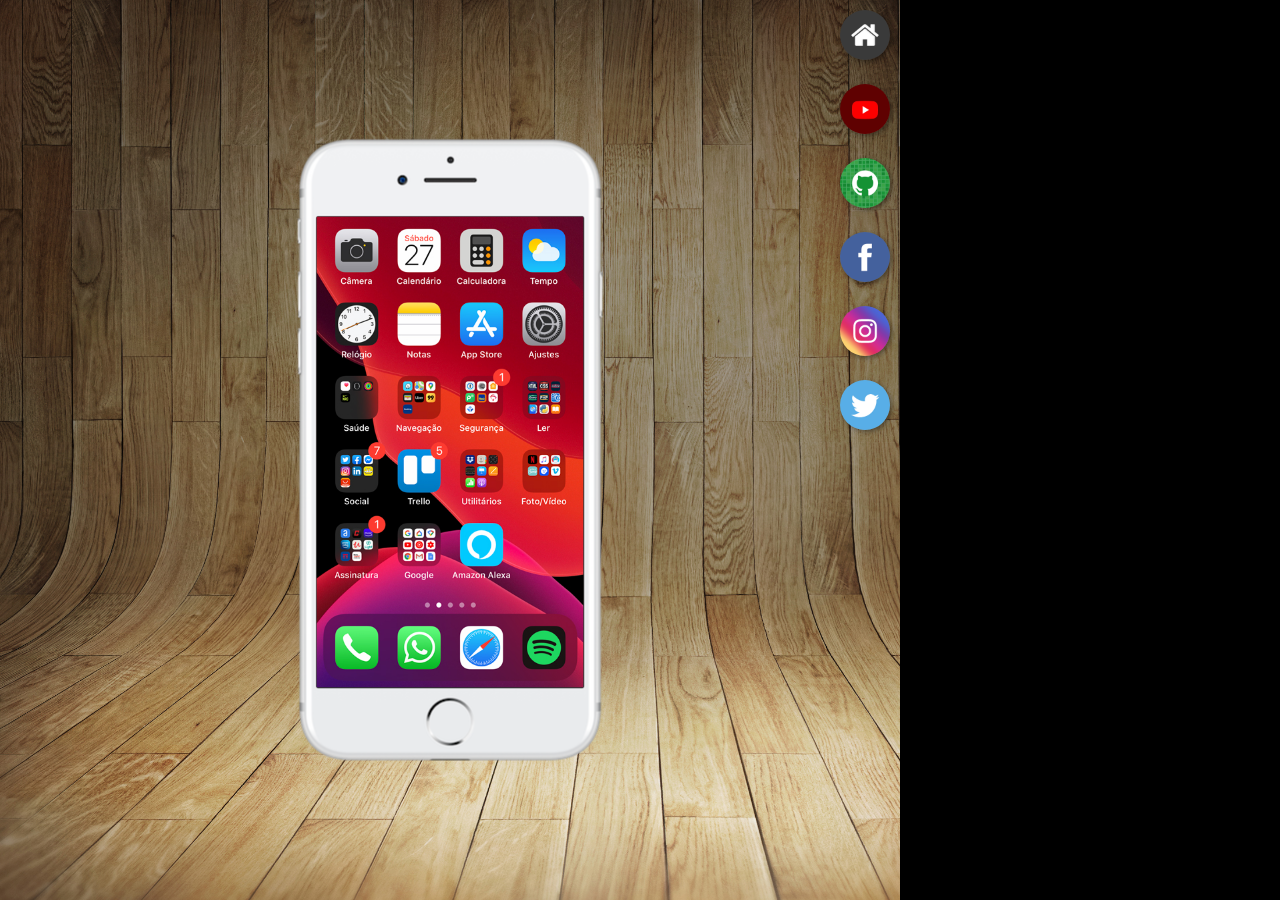
<file: index.html>
<!DOCTYPE html>
<html lang="pt-br">
<head>
    <meta charset="UTF-8">
    <meta name="viewport" content="width=device-width, initial-scale=1.0">
   <link rel="shortcut icon" href="favicon.ico" type="image/x-icon">
    <title>Projeto Redes Sociais</title>
    <link rel="stylesheet" href="estilos/styles.css">
</head>
<body>
    <main>
<section id="telefone">
    <iframe src="home.html" name="tela" id="tela" frameborder="0"></iframe>

</section>
<section id="redes-sociais">
    <a href="home.html" target="tela"> <img src="imagens/logo-home.jpg" alt="home"></a><br>
    <a href="youtube.html" target="tela"> <img src="imagens/logo-youtube.jpg" alt="youtube"></a><br>
    <a href="github.html" target="tela"> <img src="imagens/logo-github.jpg" alt="git"></a><br>
    <a href="facebook.html" target="tela"> <img src="imagens/logo-facebook.jpg" alt="facebook"></a><br>
    <a href="instagran.html" target="tela"> <img src="imagens/logo-instagram.jpg" alt="instagran"></a><br>
    <a href="twitter.html" target="tela"><img src="imagens/logo-twitter.jpg" alt="twitter"></a>

</section>

    </main>
</body>
</html>
</file>
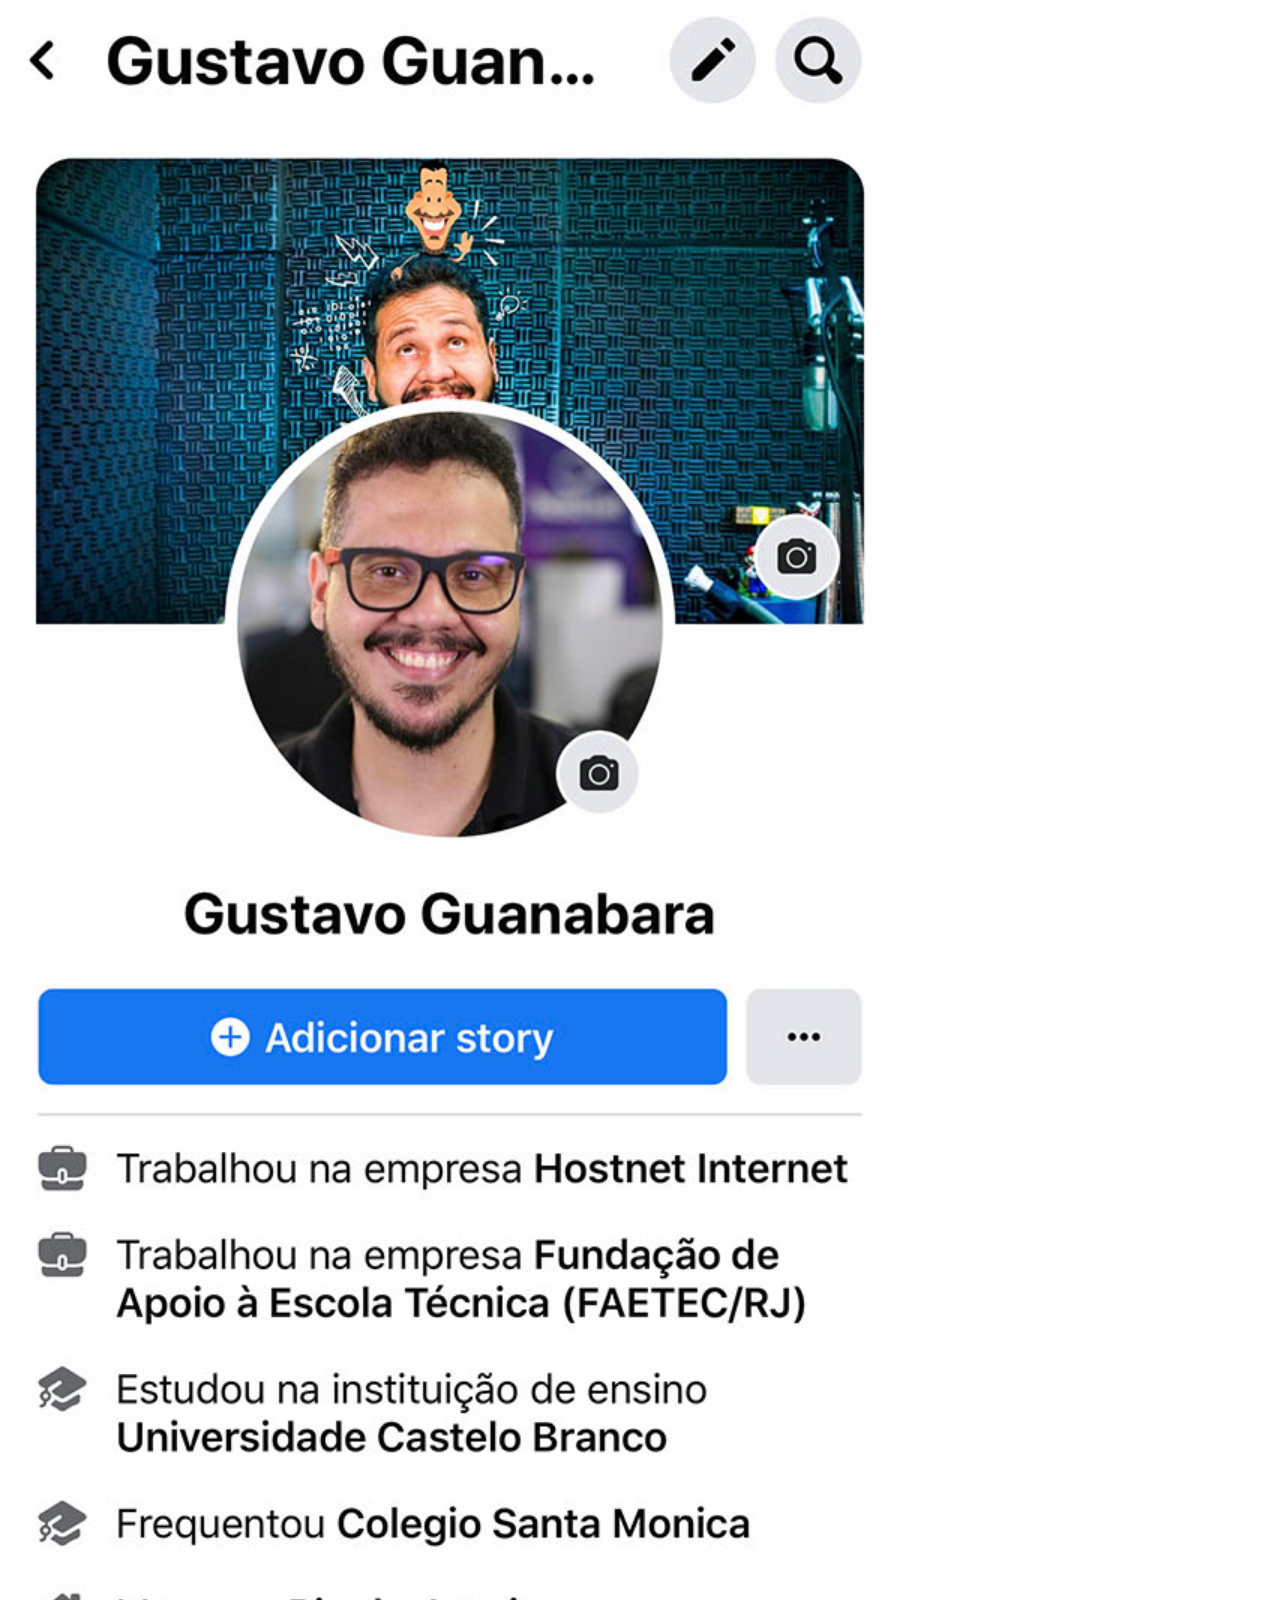
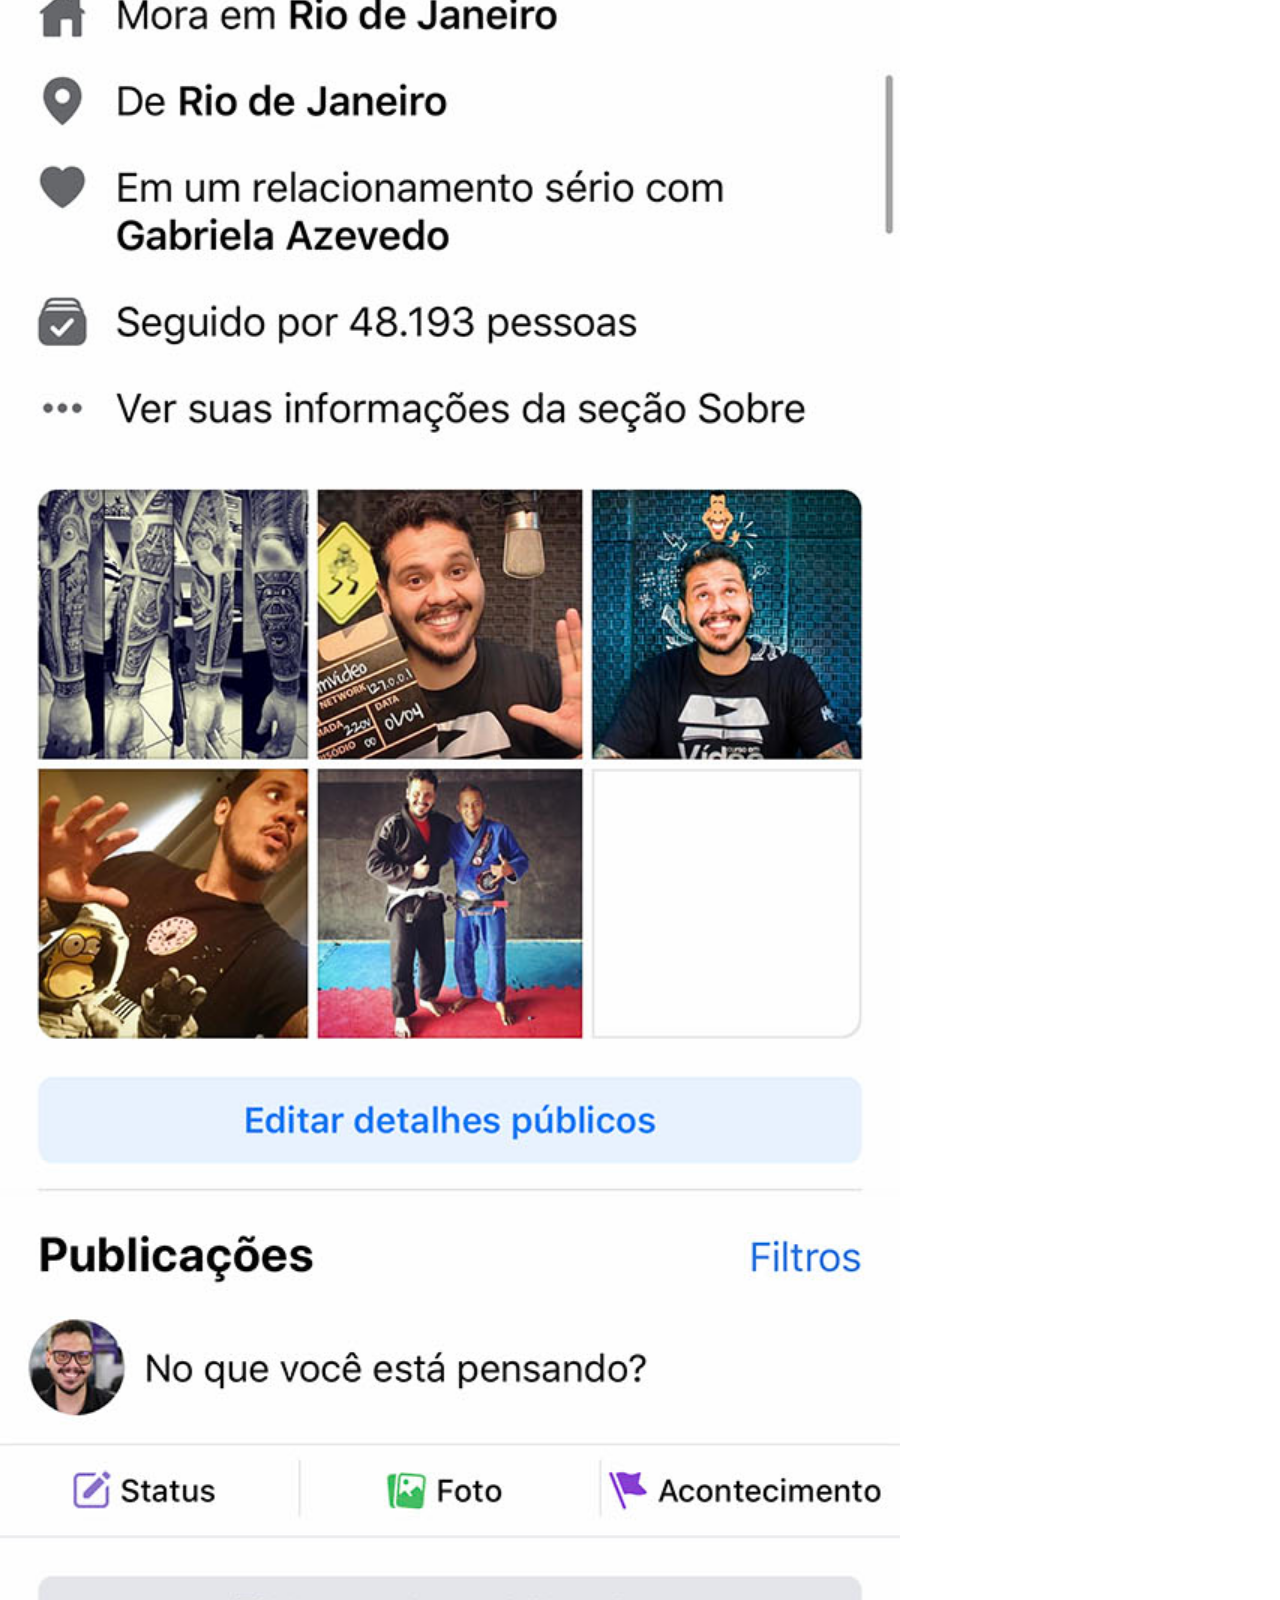
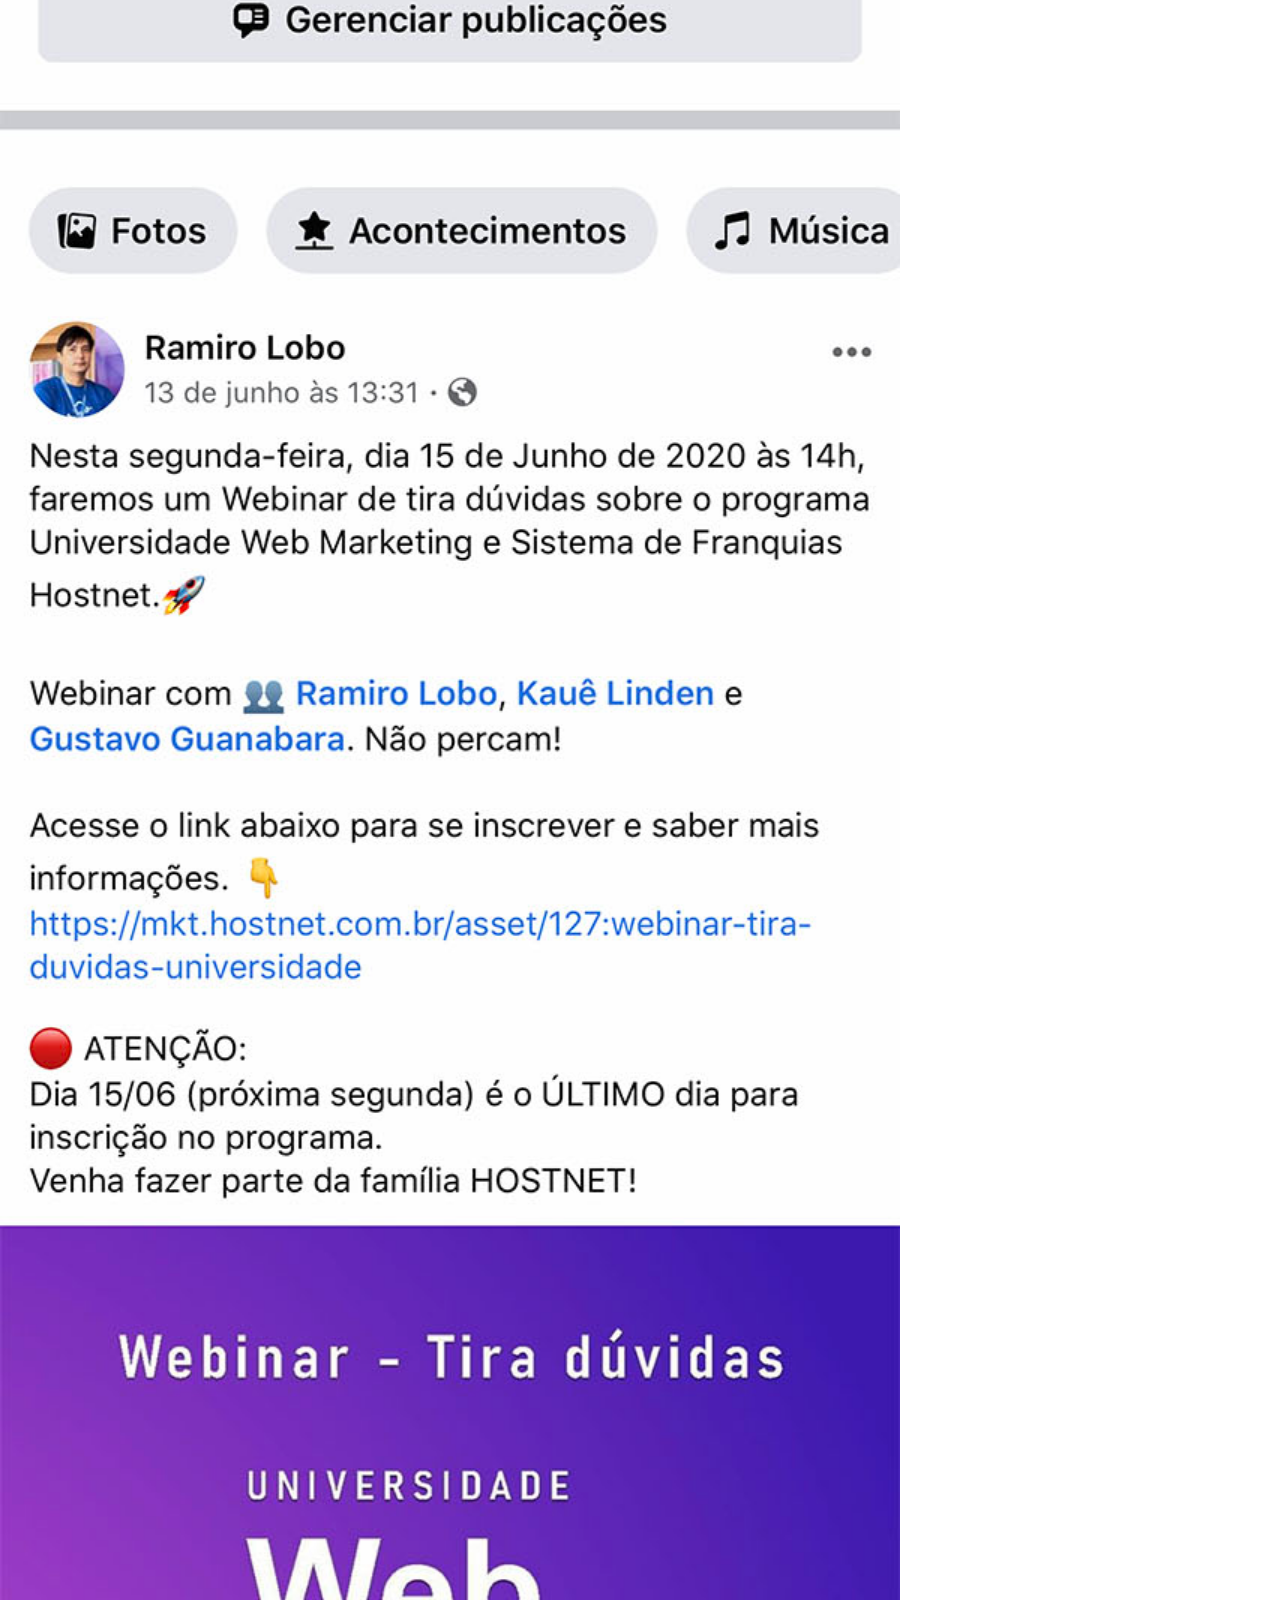
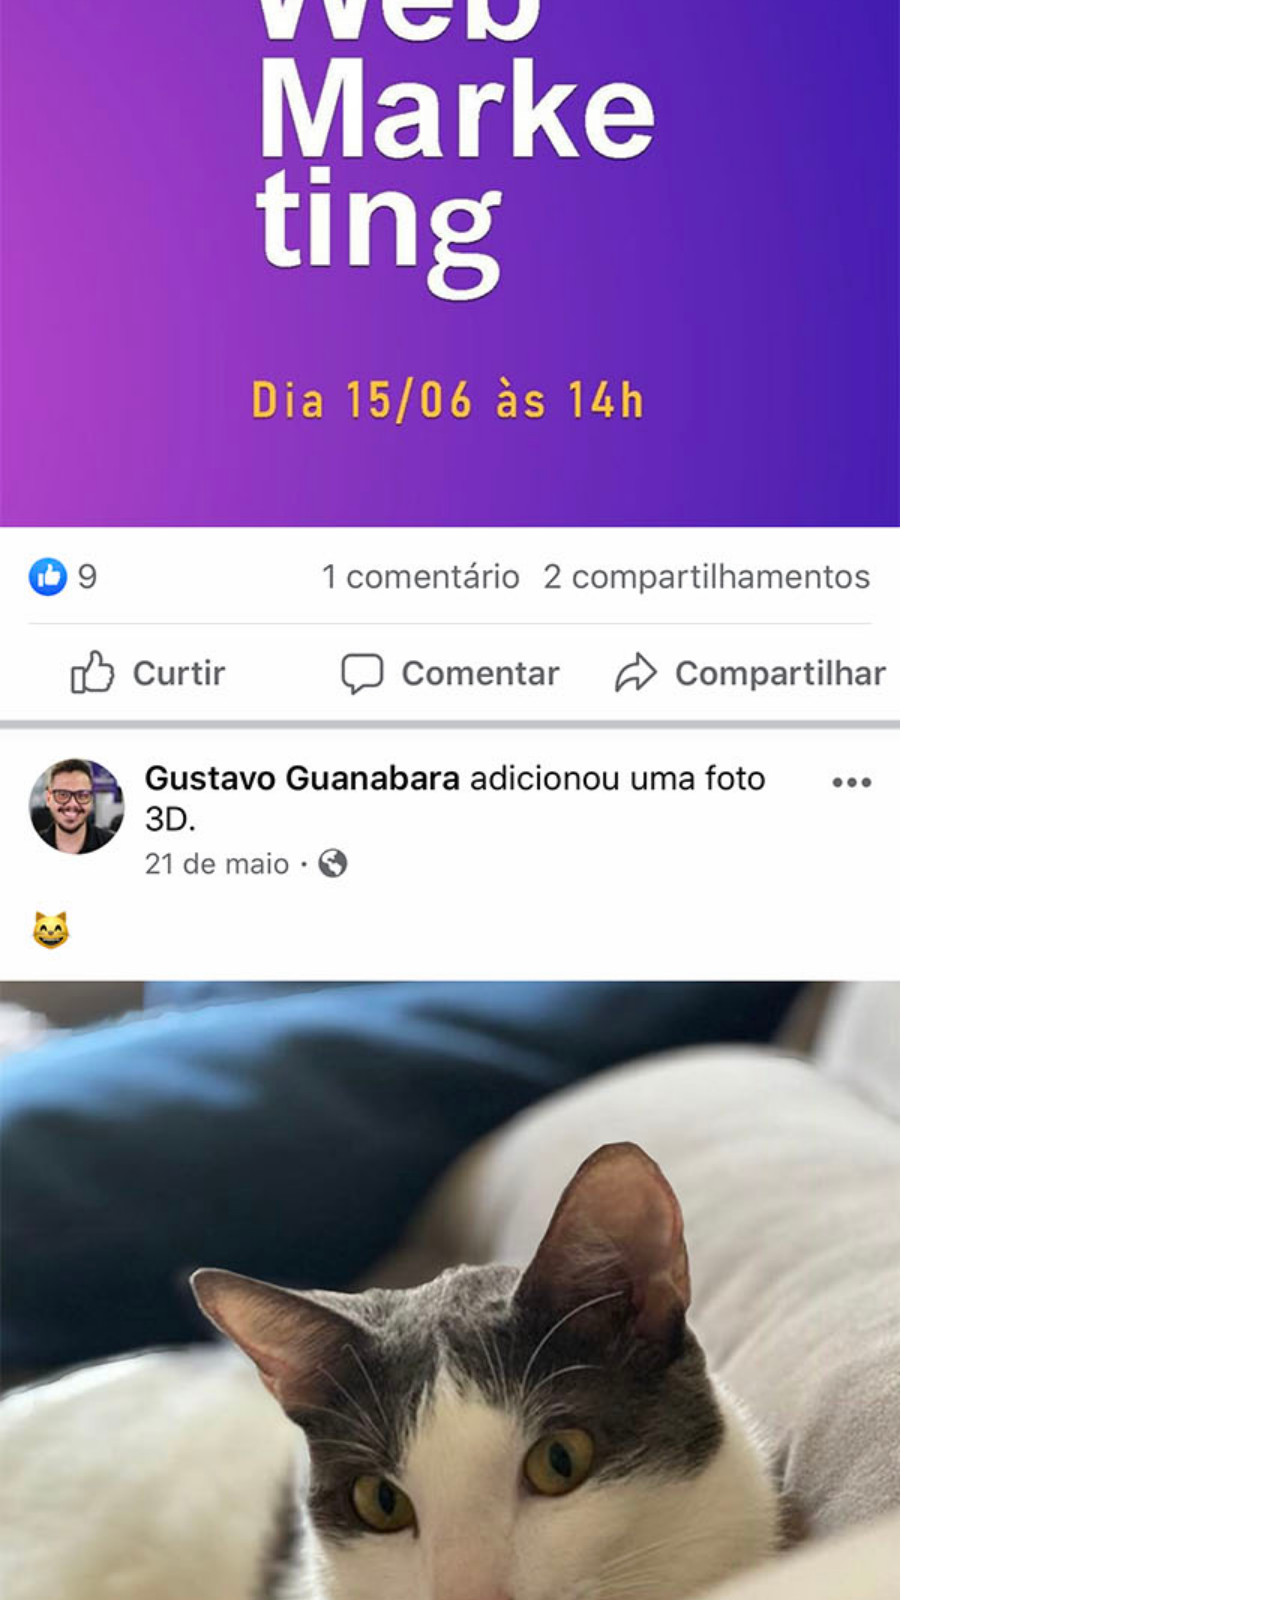
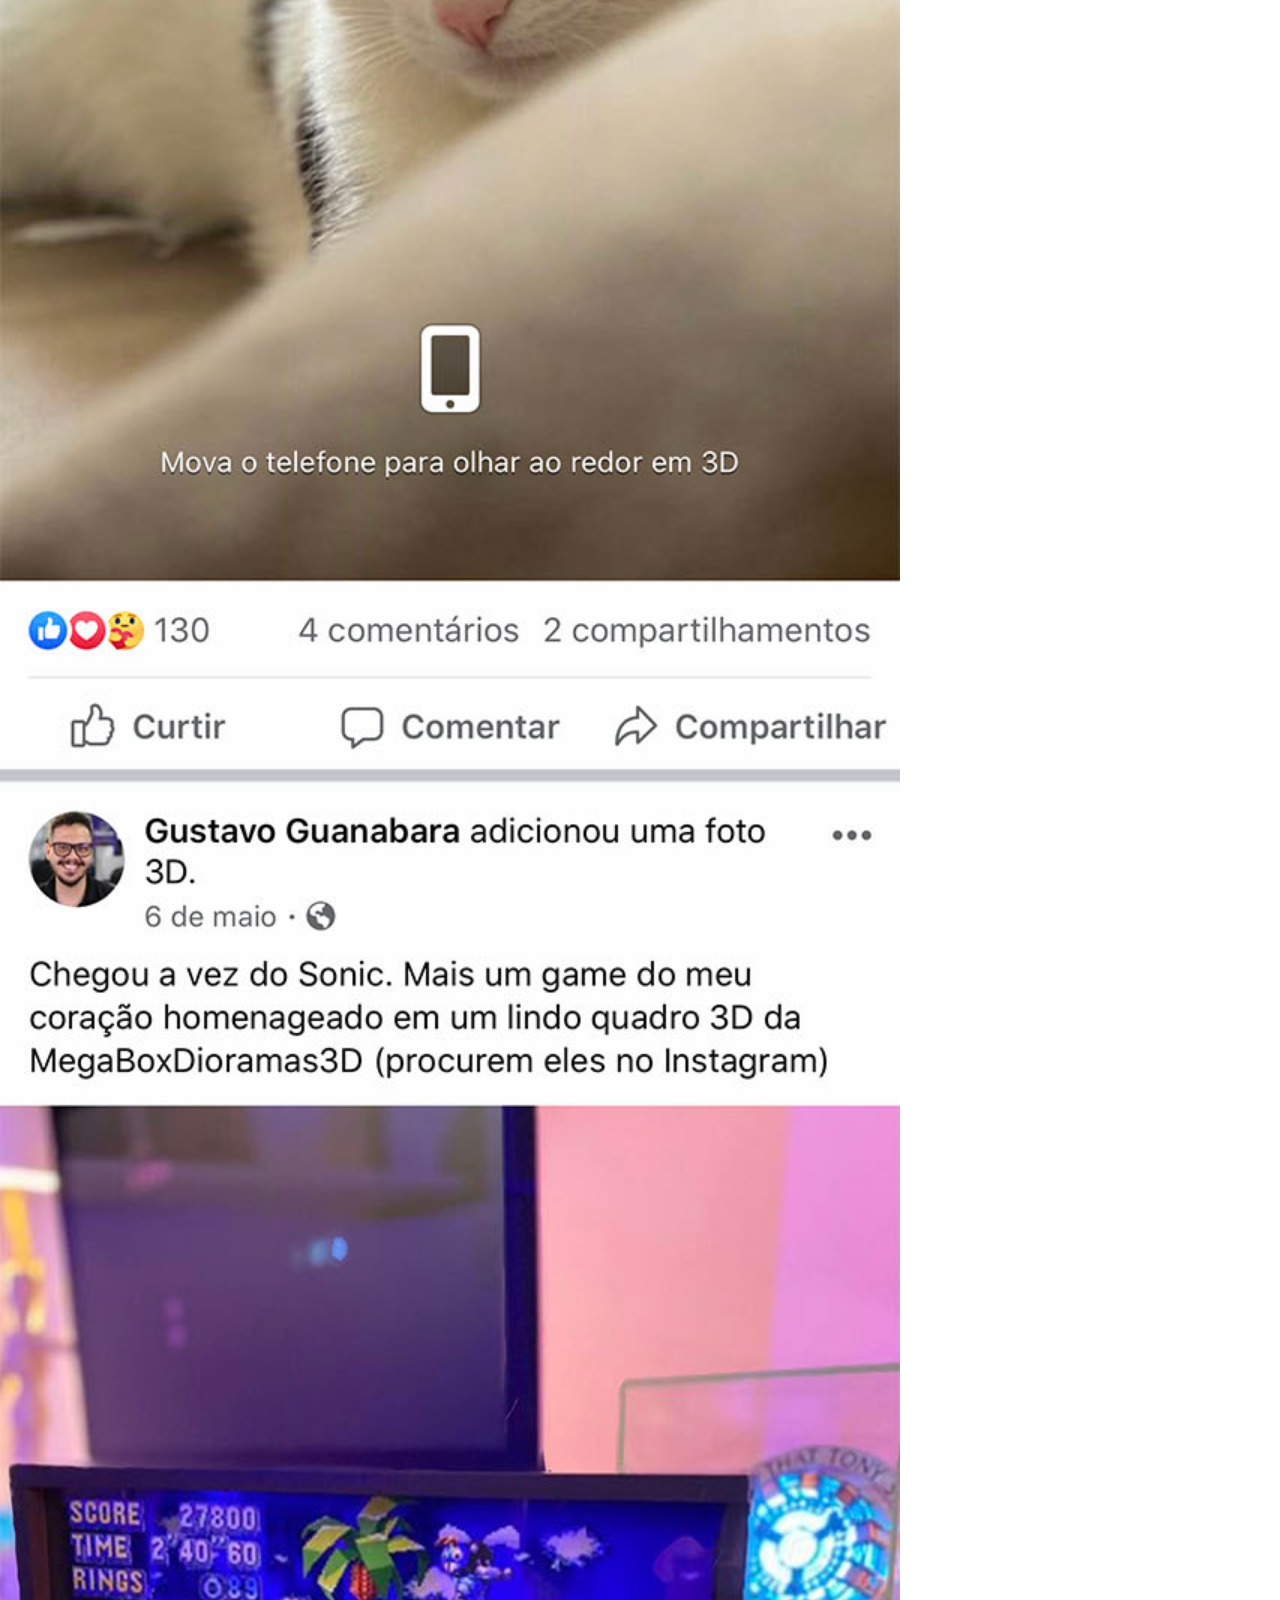
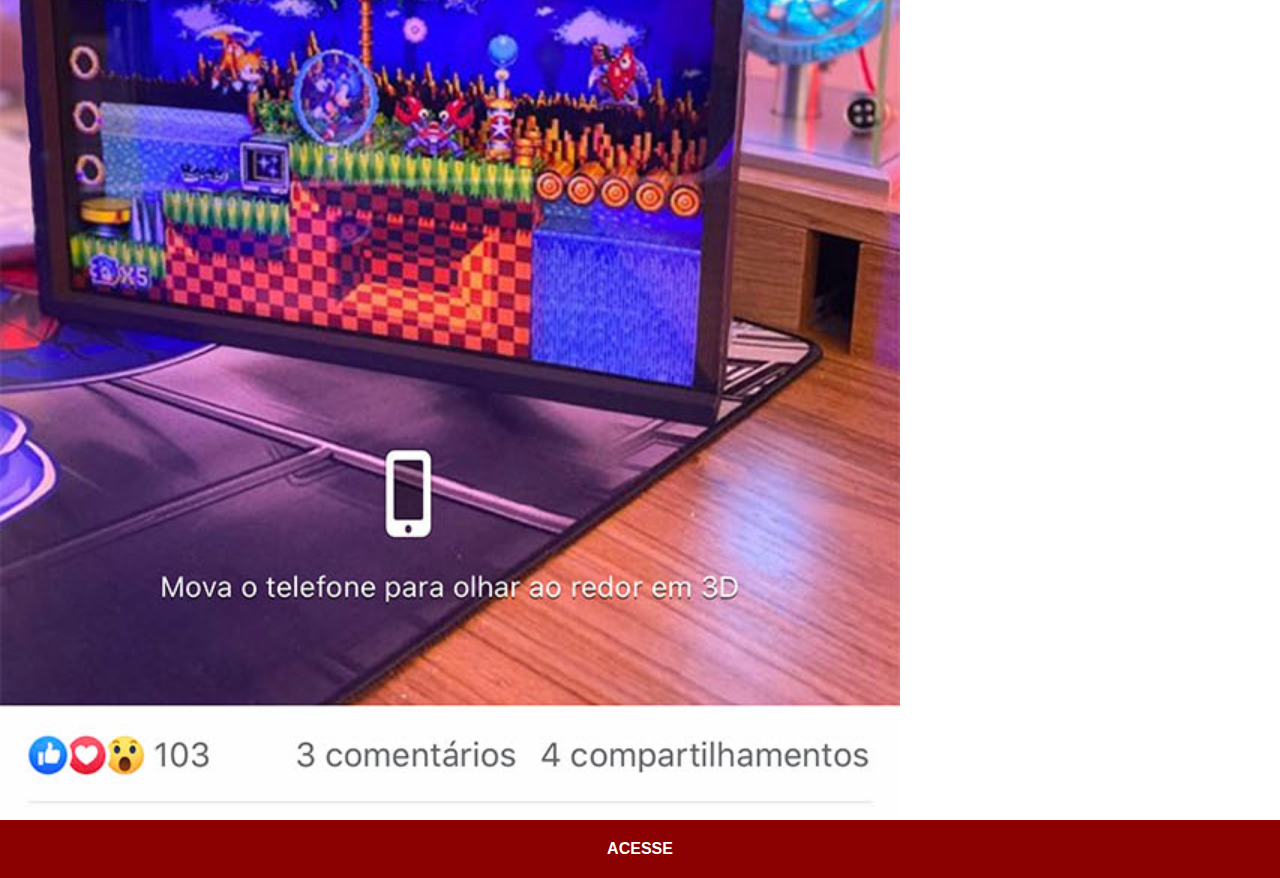
<file: facebook.html>
<!DOCTYPE html>
<html lang="pt-br">
<head>
    <meta charset="UTF-8">
    <meta name="viewport" content="width=device-width, initial-scale=1.0">
    <title>Document</title>
    <link rel="stylesheet" href="estilos/social.css">
</head>
<body>
    <img src="imagens/tela-facebook.jpg" alt="facebook">
    <a href="https://www.facebook.com/gustavoguanabara/" target="_blank"> ACESSE</a>
</body>
</html>
</file>
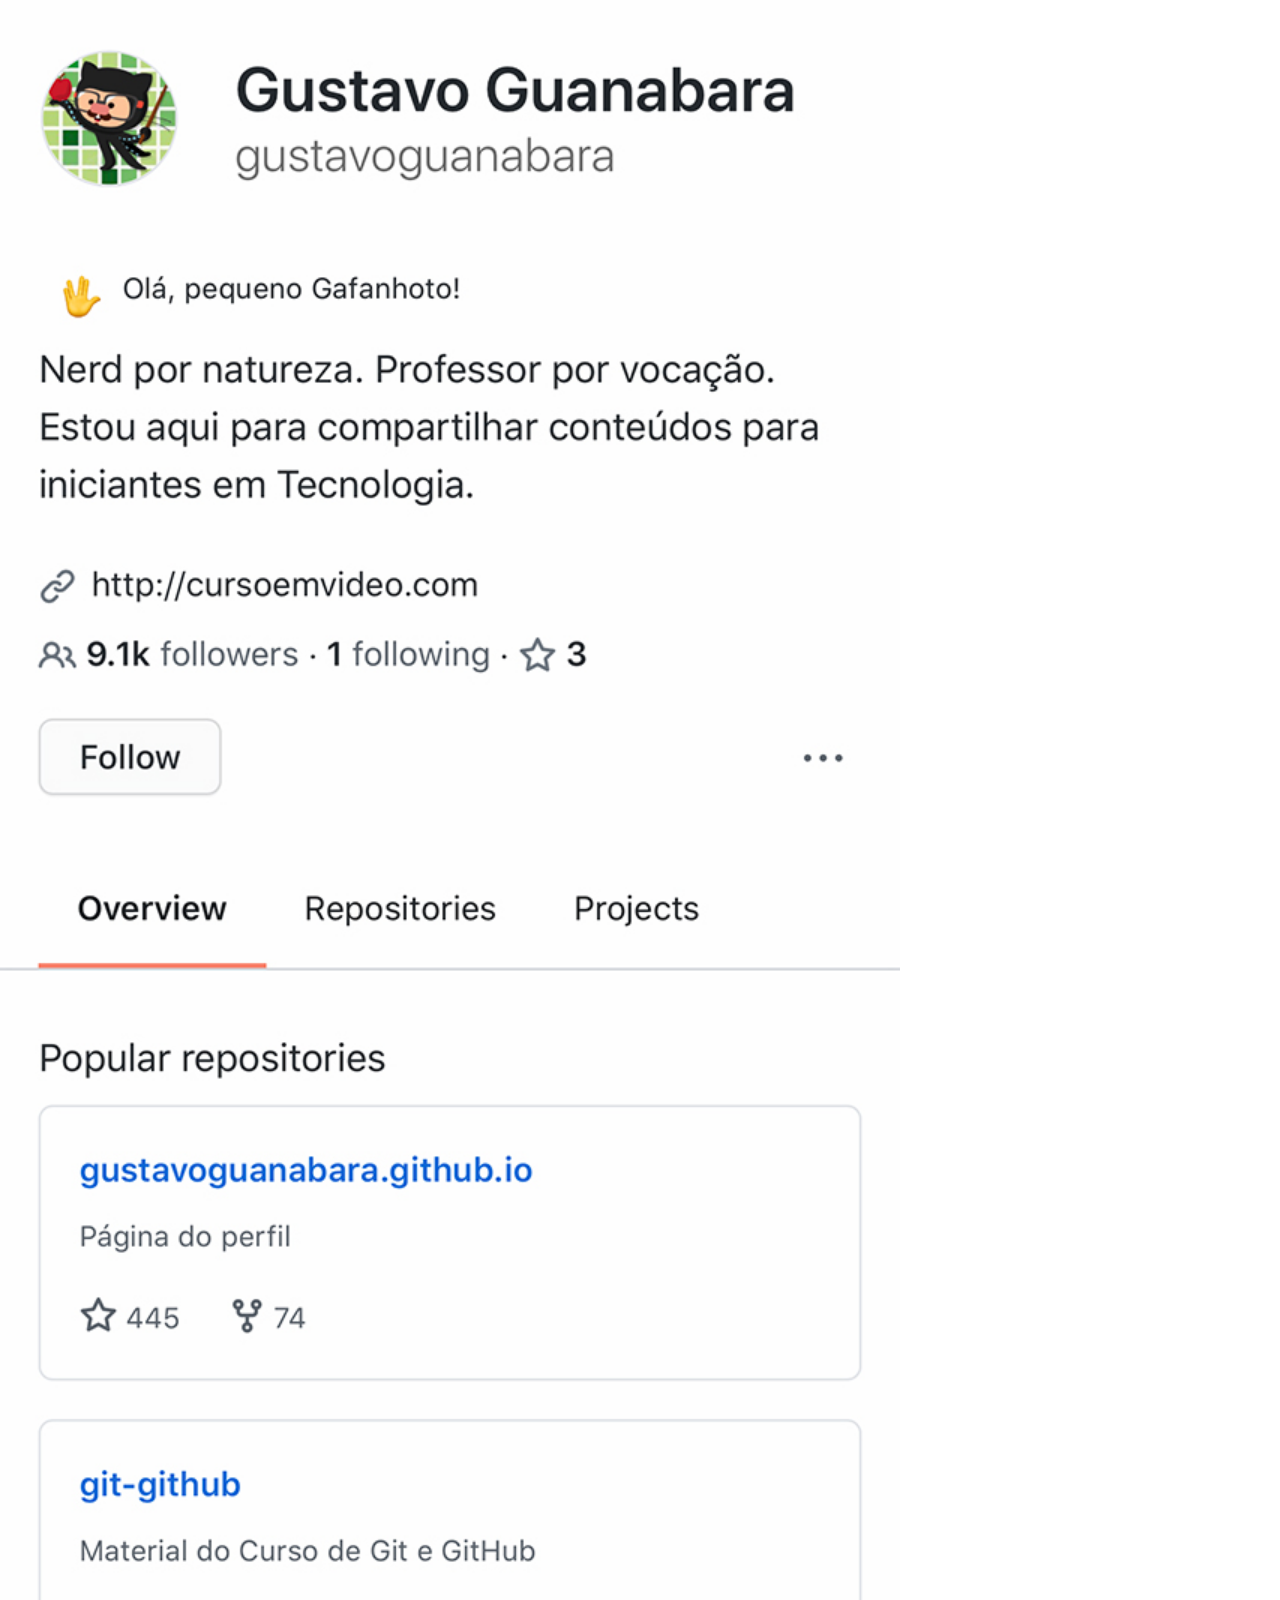
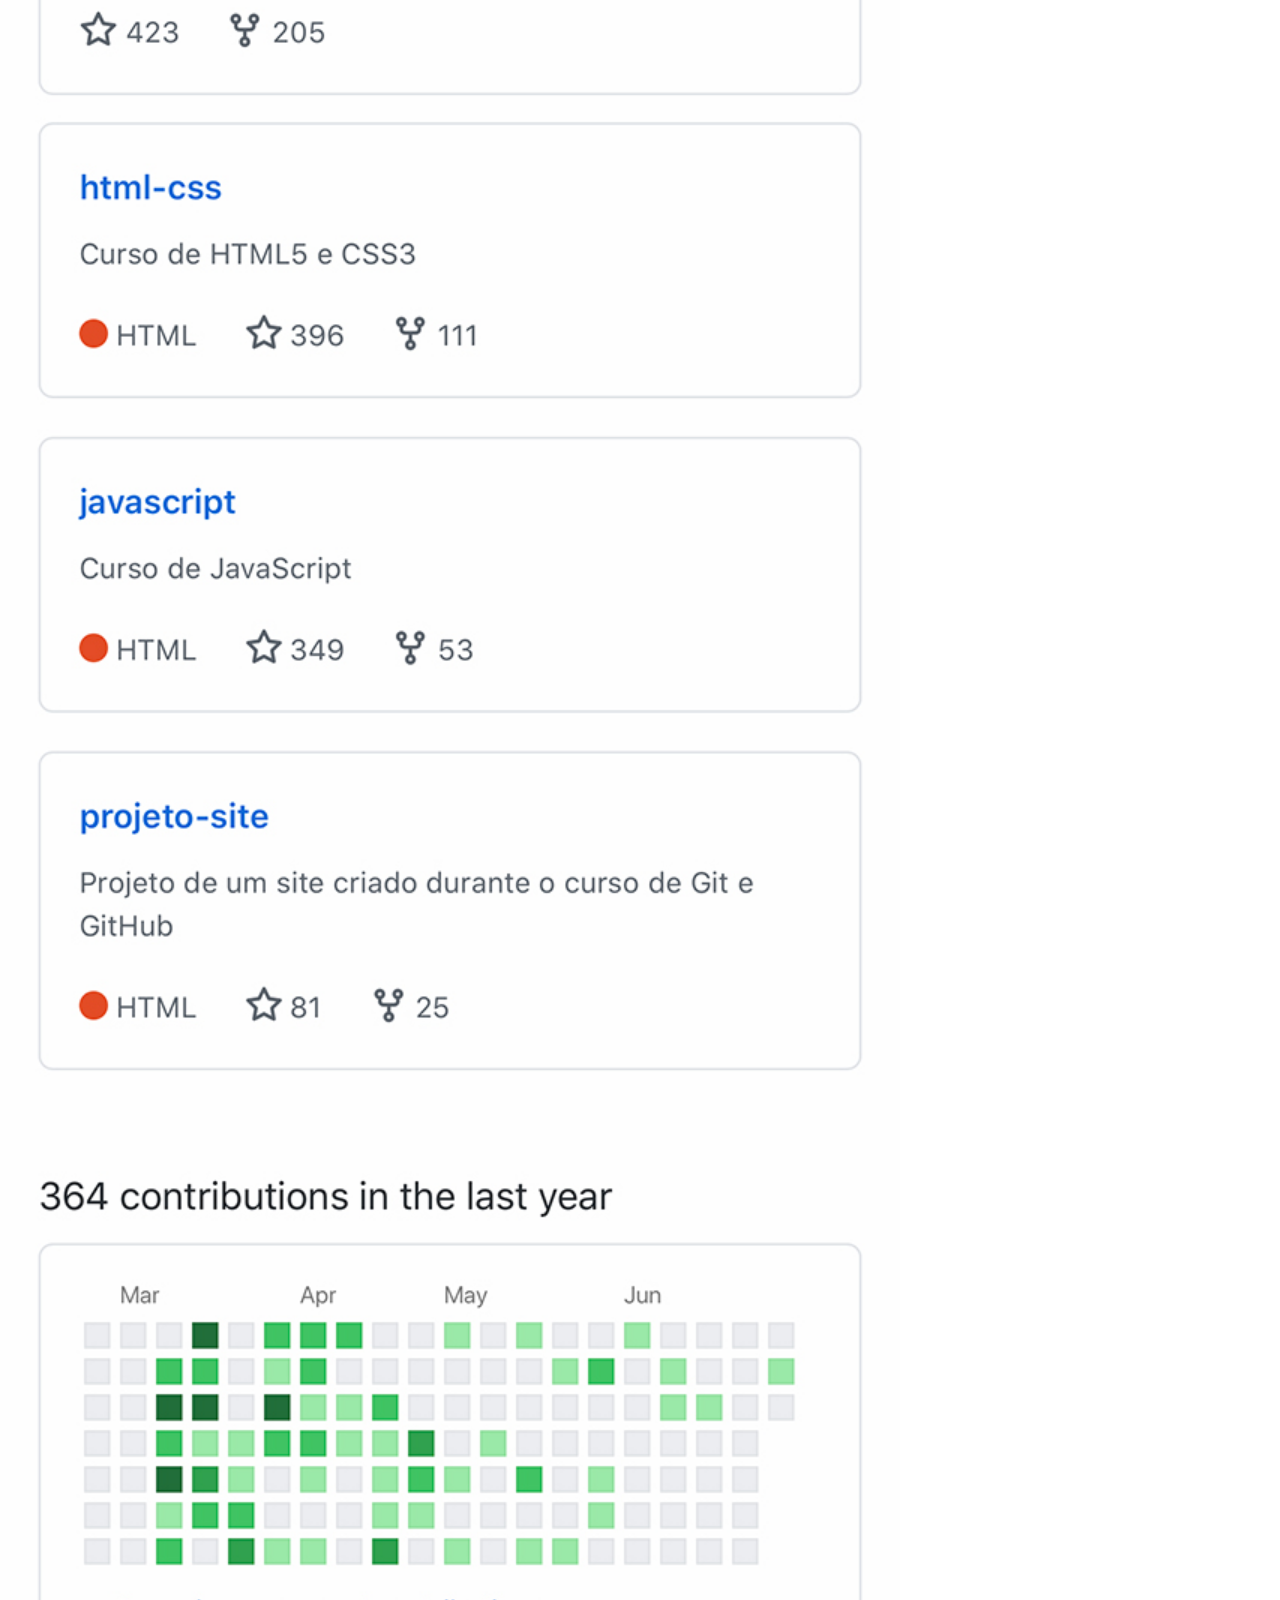
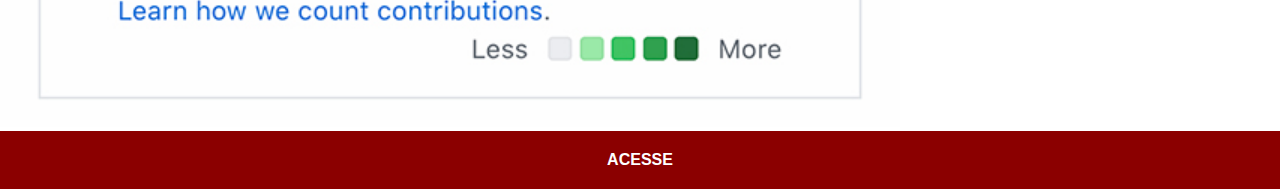
<file: github.html>
<!DOCTYPE html>
<html lang="pt-br">
<head>
    <meta charset="UTF-8">
    <meta name="viewport" content="width=device-width, initial-scale=1.0">
    <title>Document</title>
    <link rel="stylesheet" href="estilos/social.css">
</head>
<body>
    <img src="imagens/tela-github.jpg" alt="Github">
    <a href="https://github.com/gustavoguanabara/" target="">ACESSE</a>
    
</body>
</html>
</file>
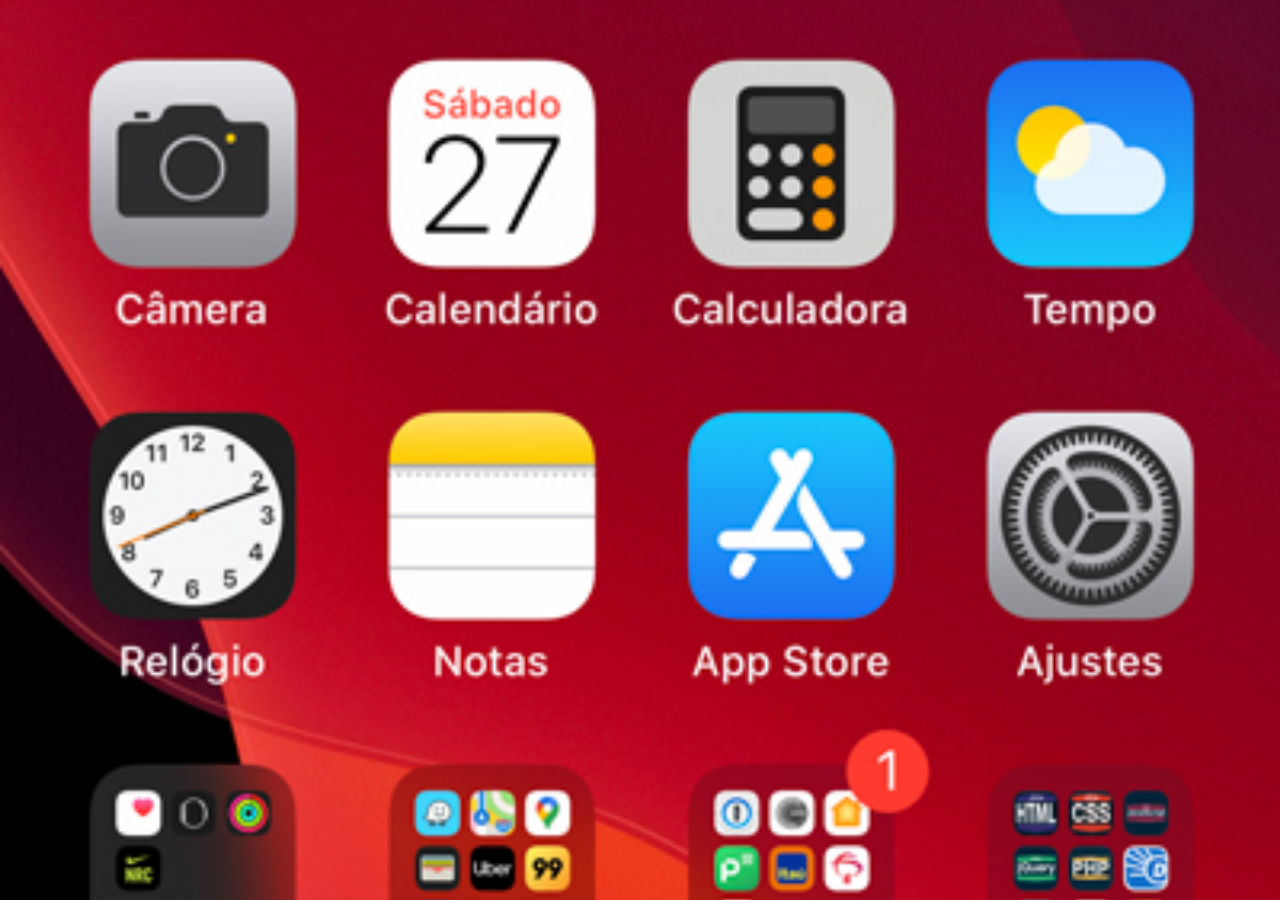
<file: home.html>
<!DOCTYPE html>
<html lang="pt-br">
<head>
    <meta charset="UTF-8">
    <meta name="viewport" content="width=device-width, initial-scale=1.0">
    <title>Home</title>
    <style>
        *{
            margin: 0px;
            padding: 0px;
        }
        body{
            width: 100vw;
            height: 100vh;
            background: black url('imagens/tela-home.jpg') no-repeat top center;
            background-size: cover;
        }
    </style>
</head>
<body>
    
</body>
</html>
</file>
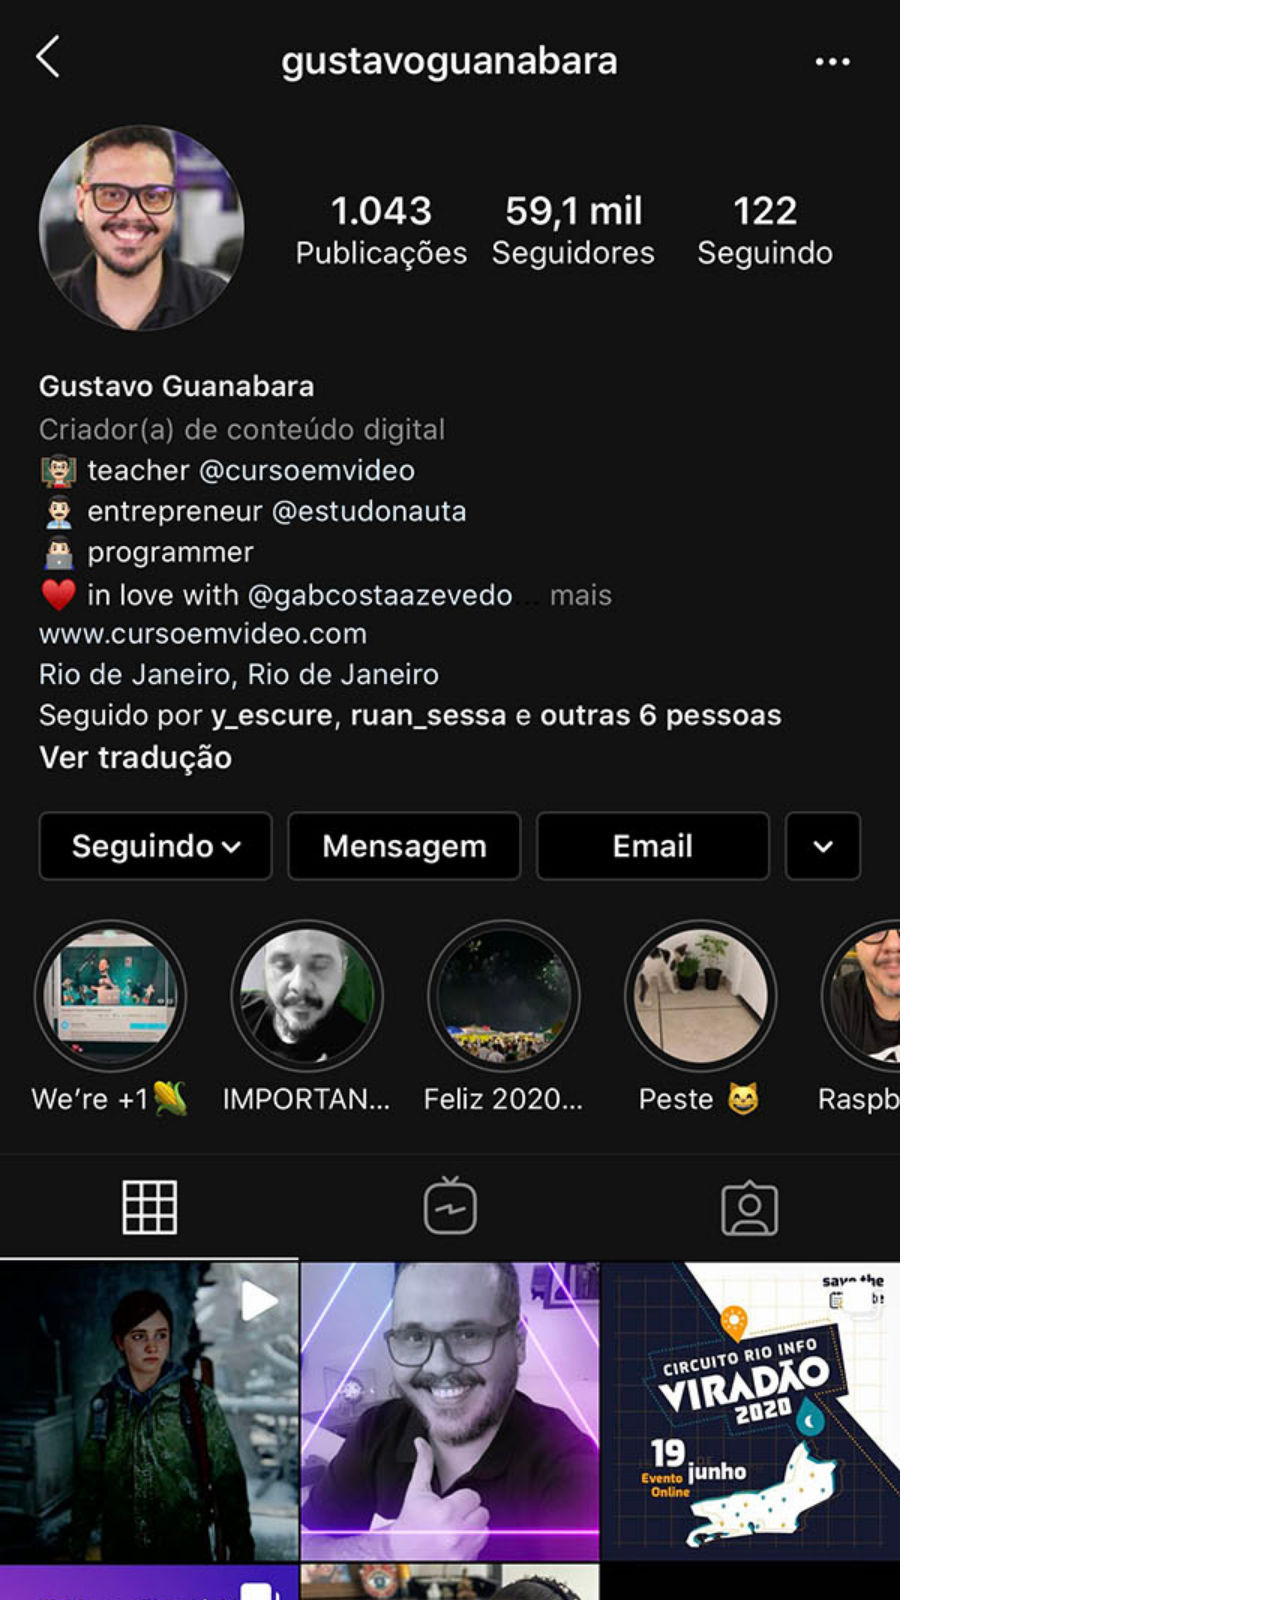
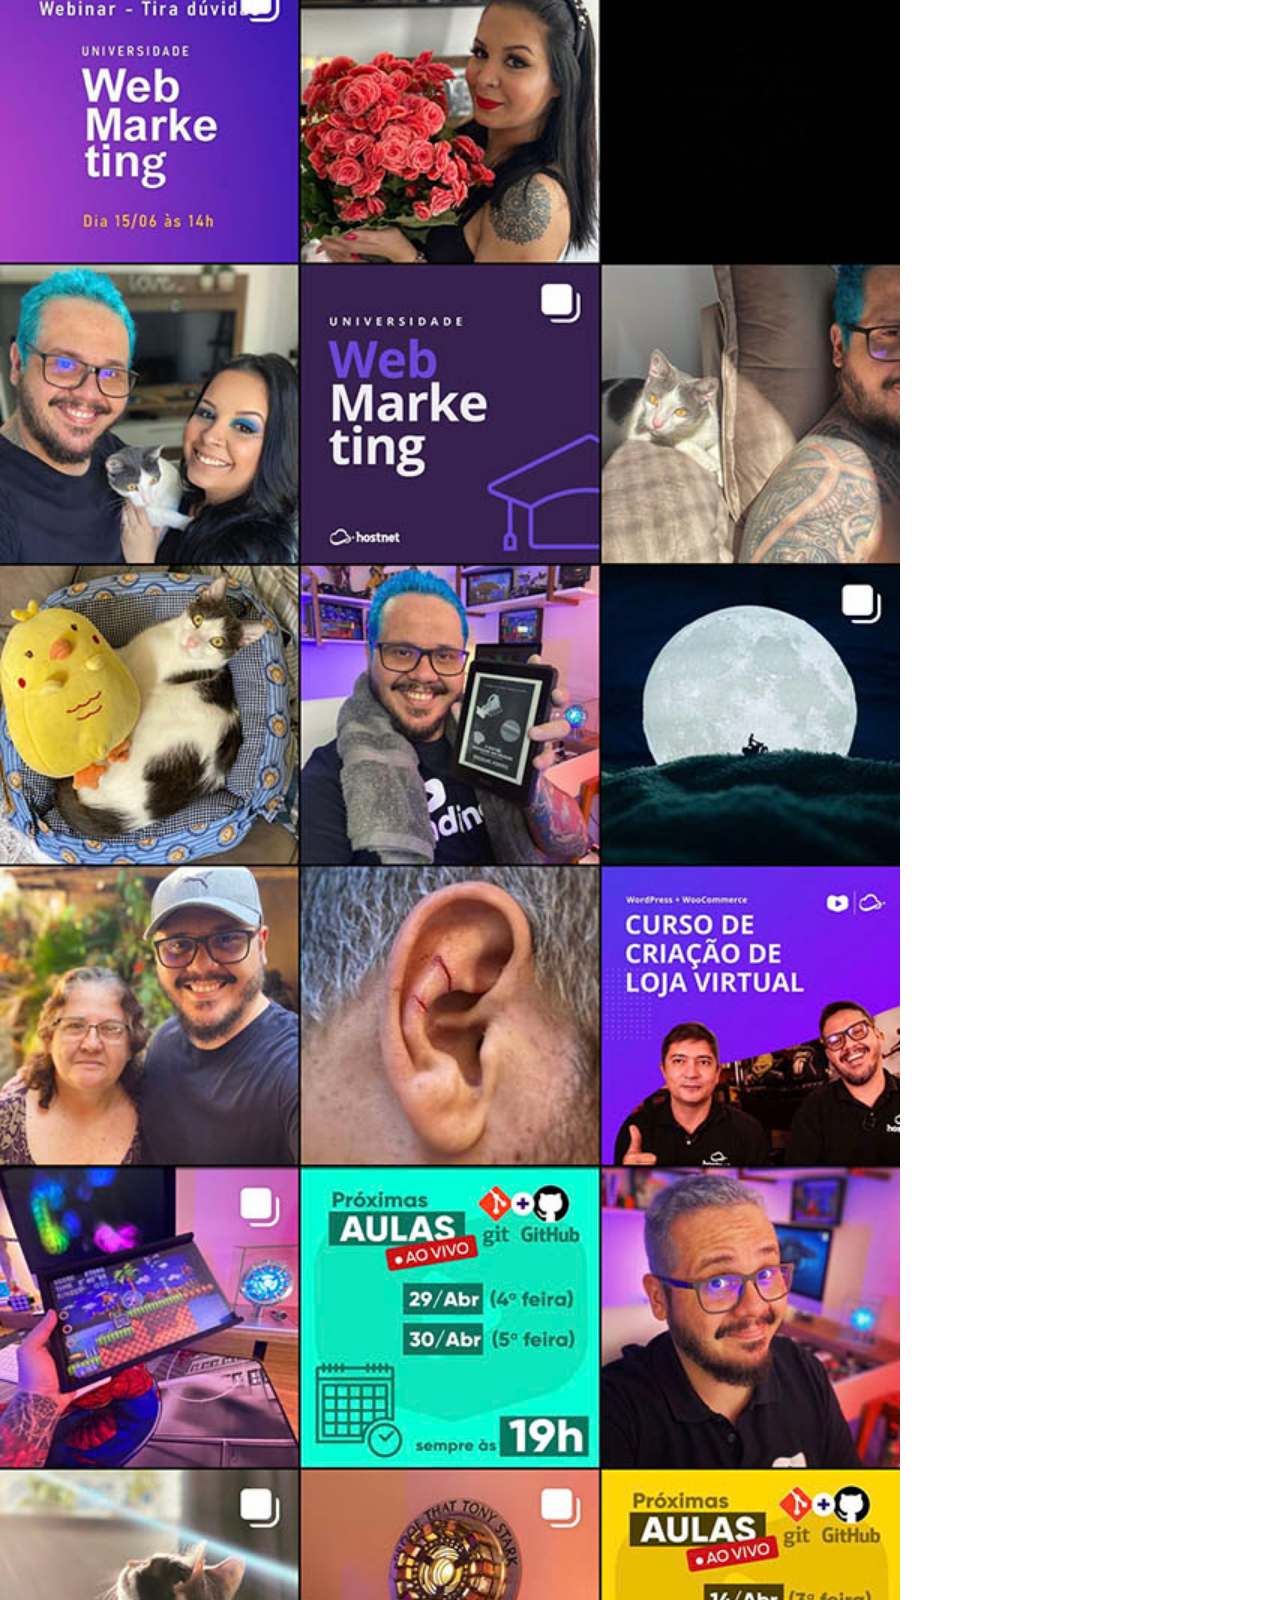
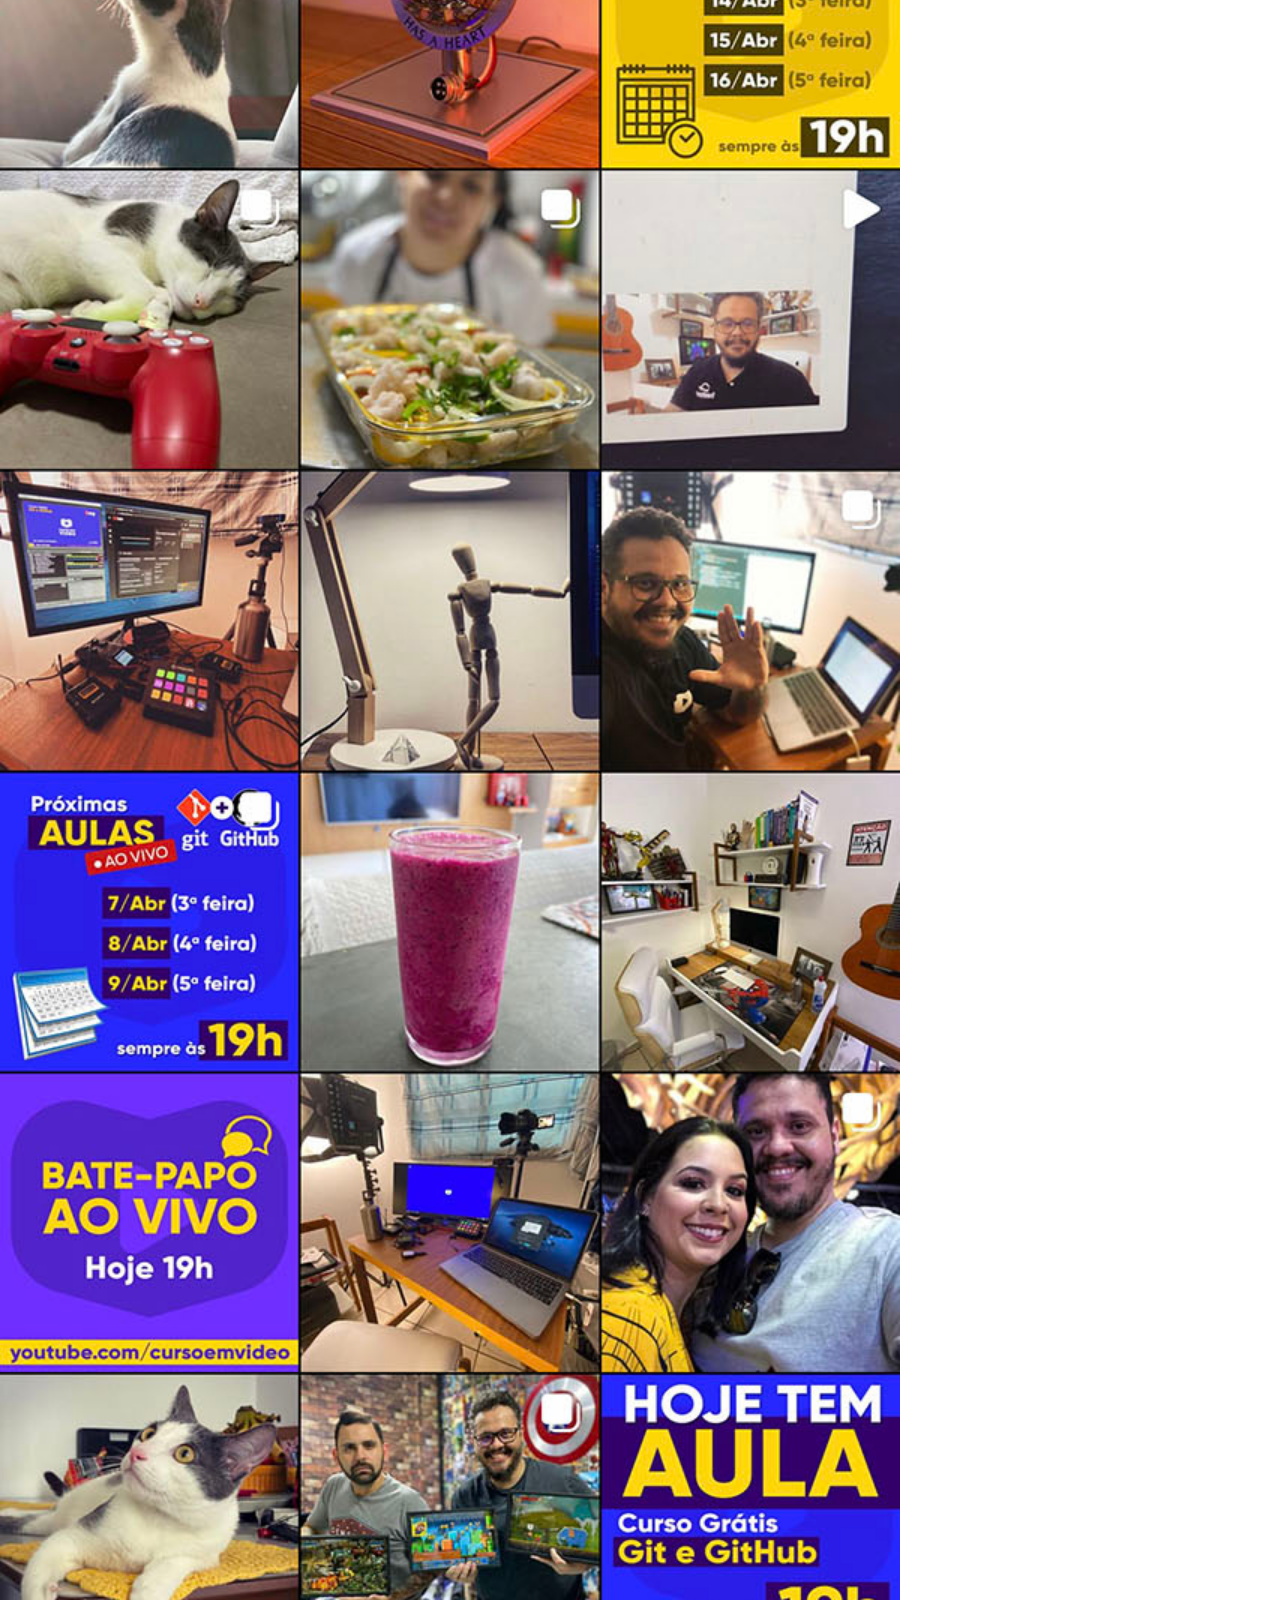
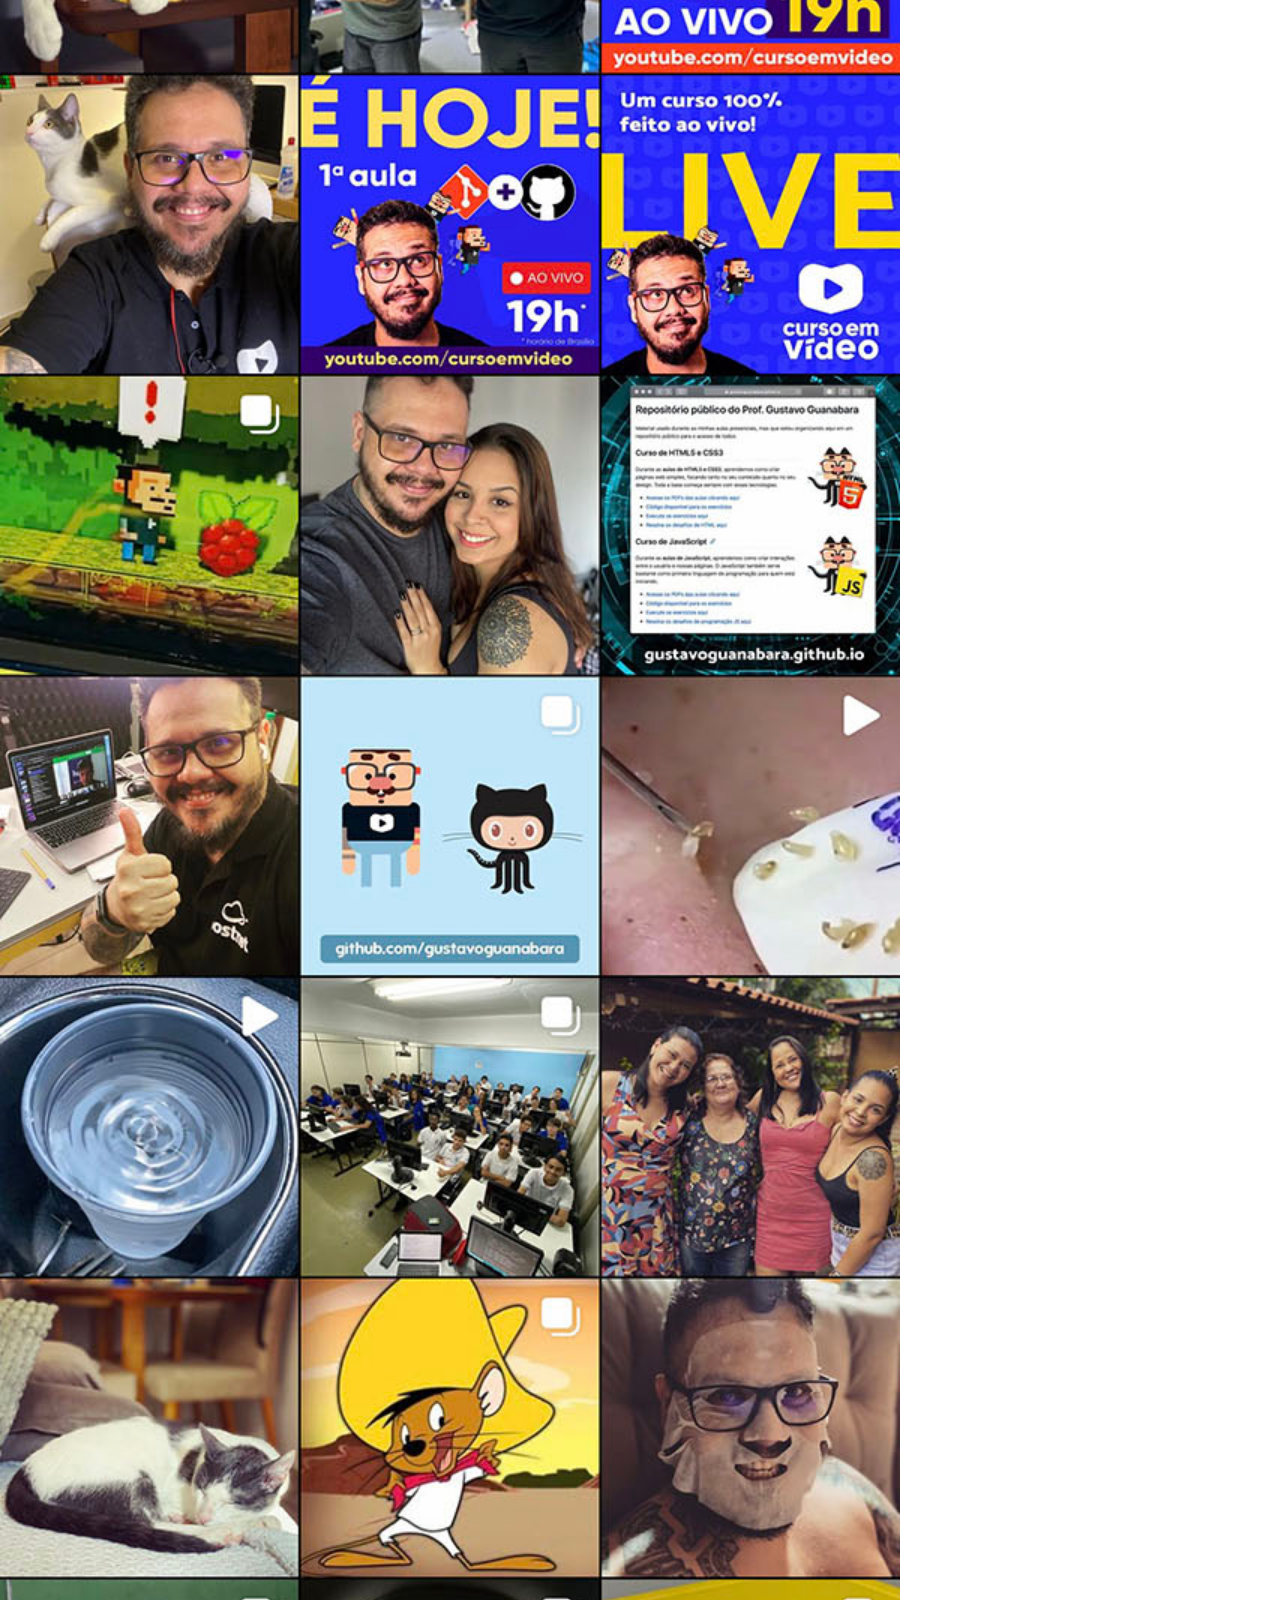
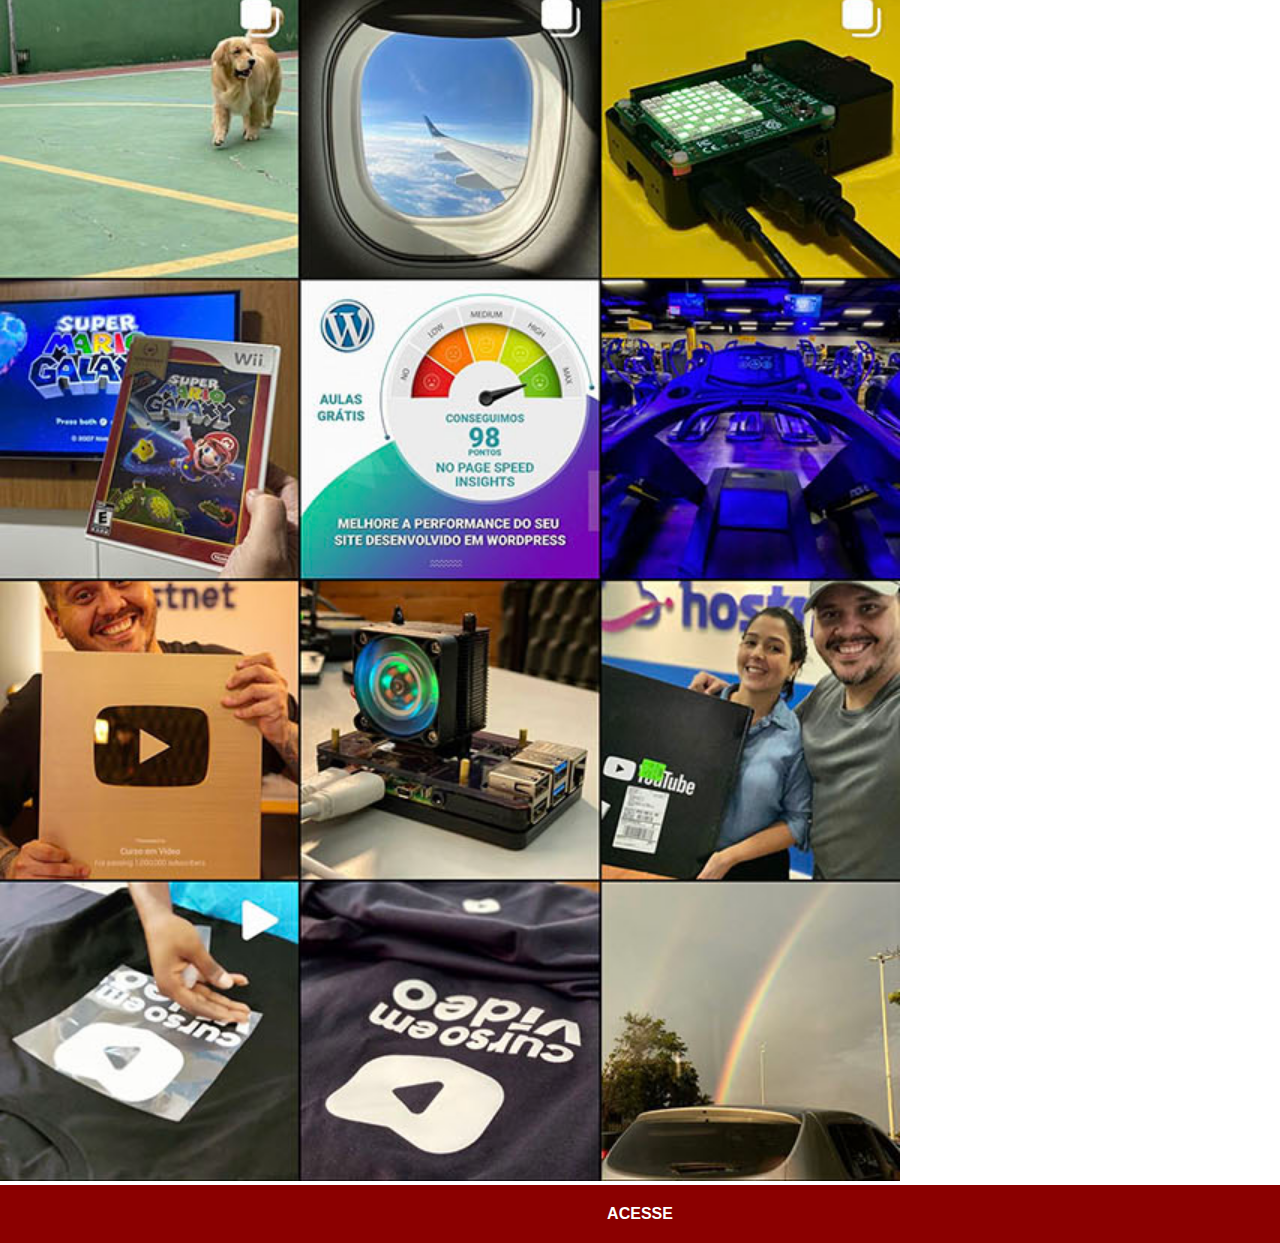
<file: instagran.html>
<!DOCTYPE html>
<html lang="pt-br">
<head>
    <meta charset="UTF-8">
    <meta name="viewport" content="width=device-width, initial-scale=1.0">
    <title>Document</title>
    <link rel="stylesheet" href="estilos/social.css">
</head>
<body>
    <img src="imagens/tela-instagram.jpg" alt="instagram">
    <a href="https://www.instagram.com/gustavoguanabara/" target="_blank"> ACESSE</a>
</body>
</html>
</file>
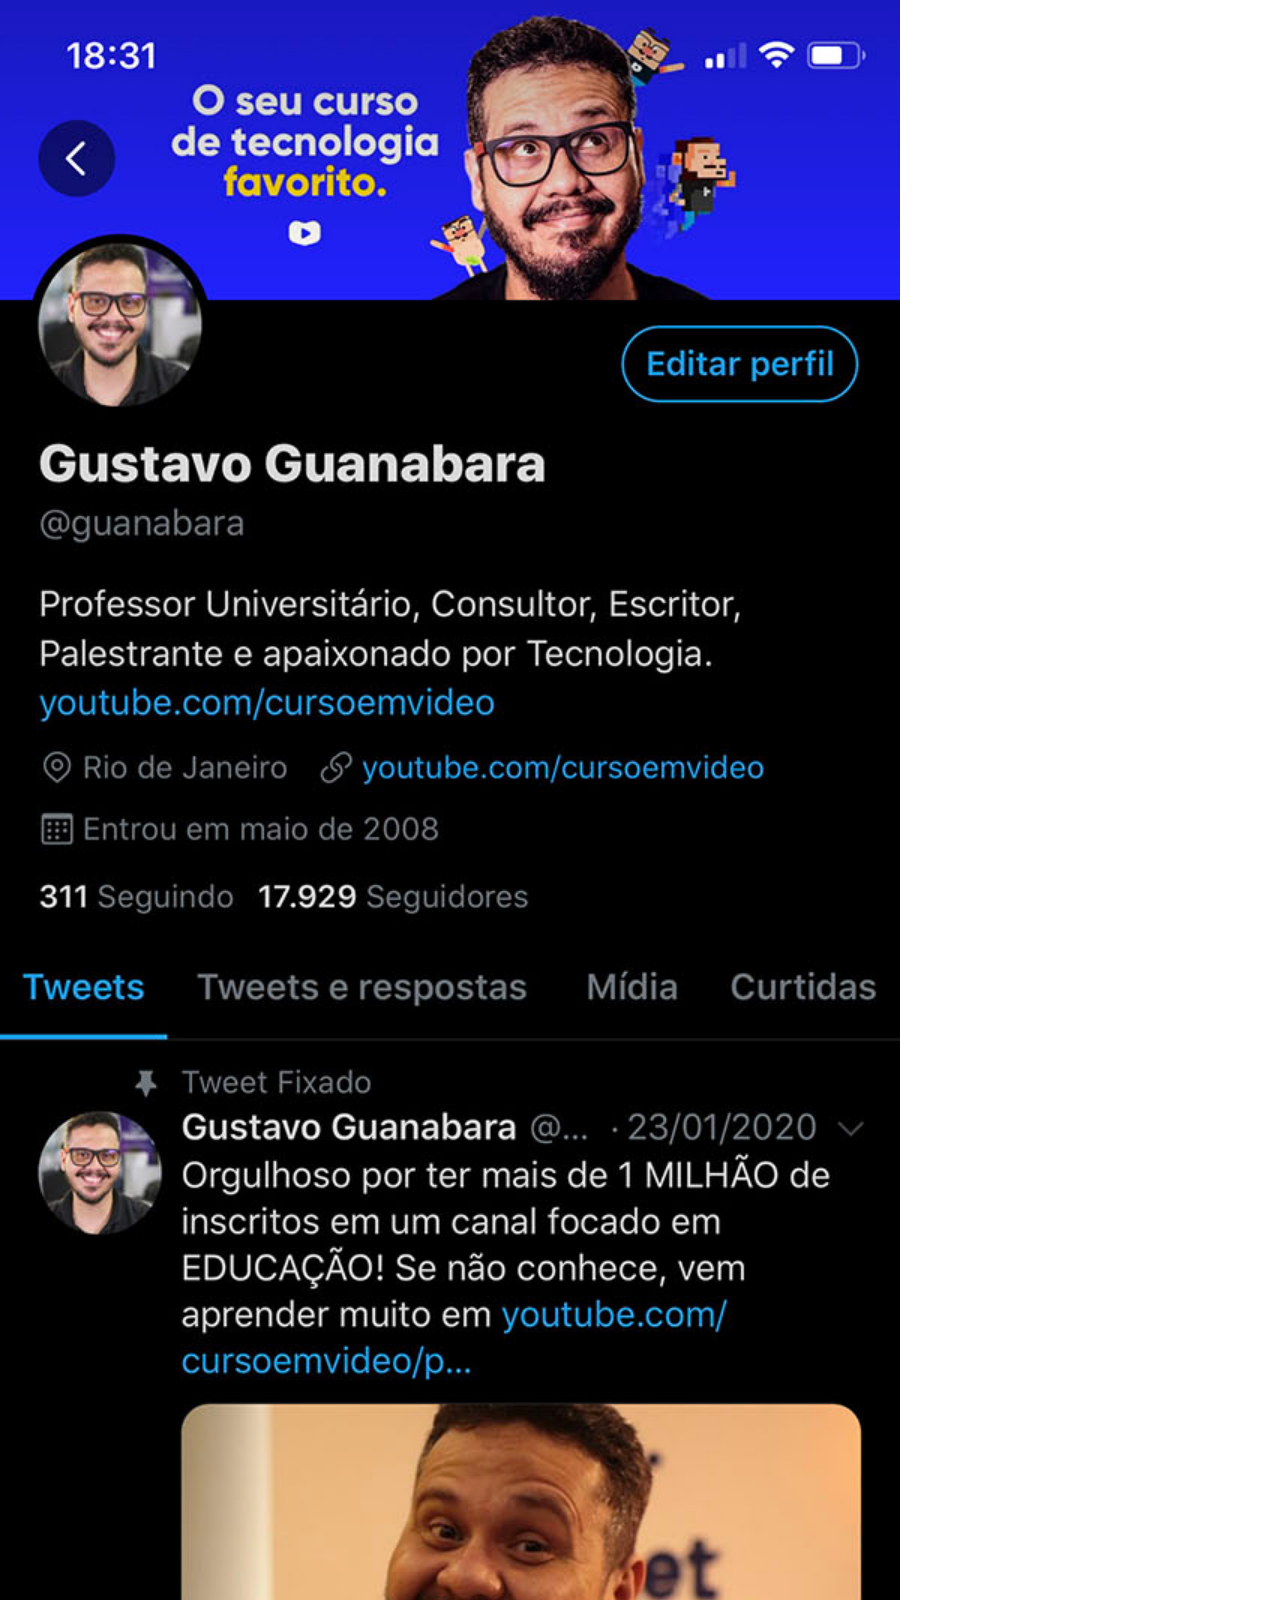
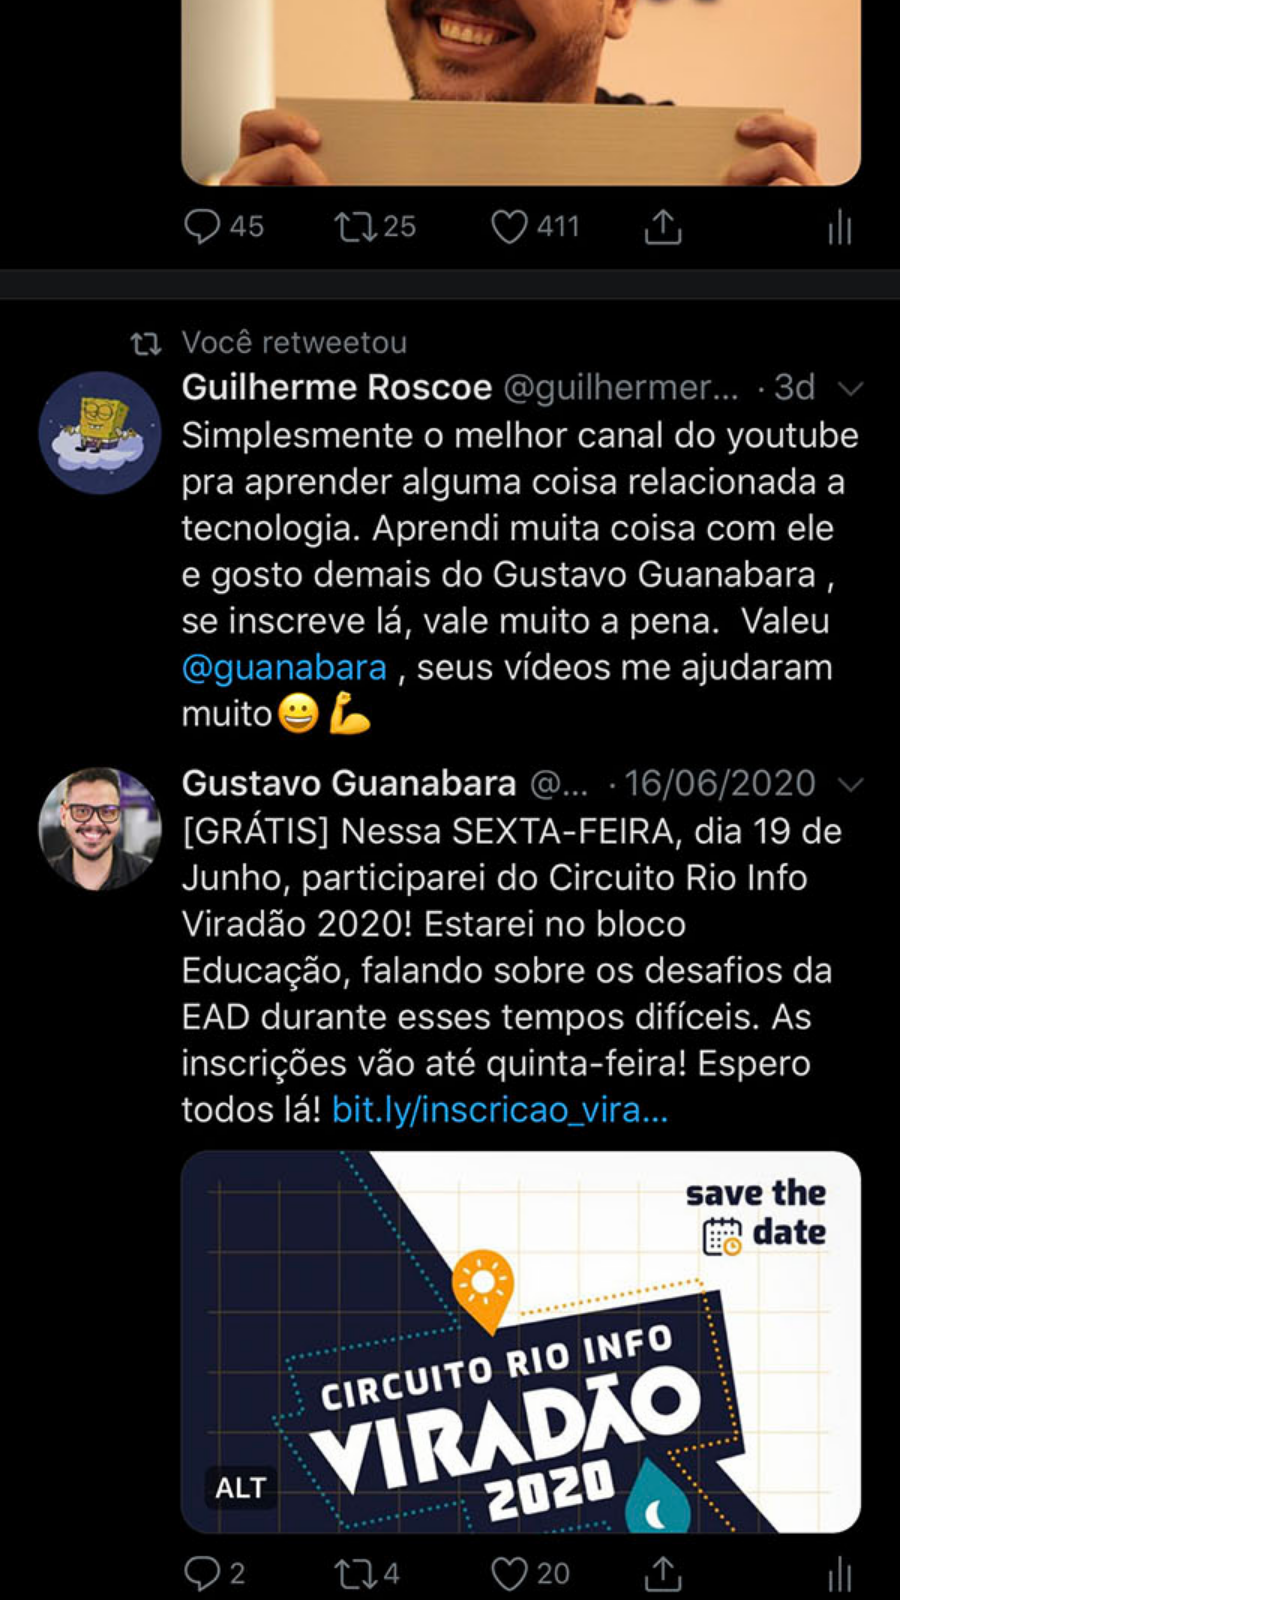
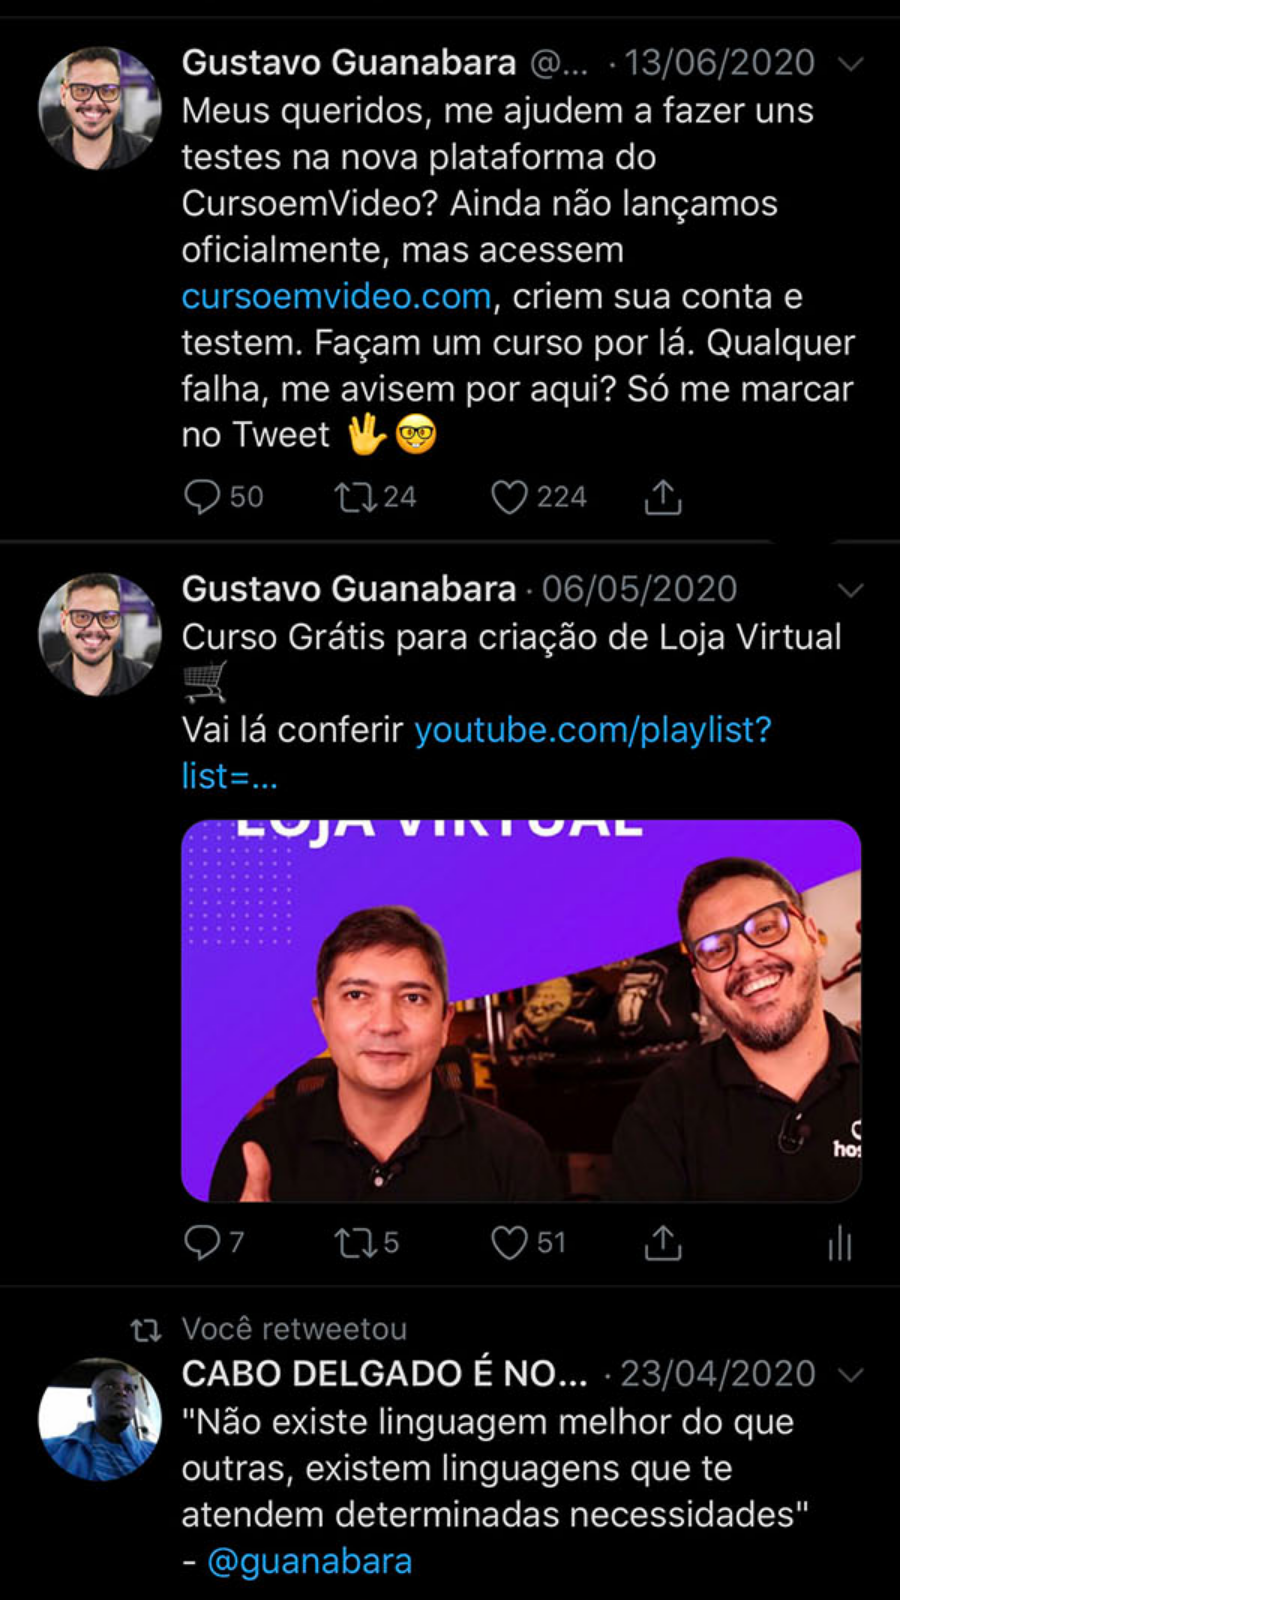
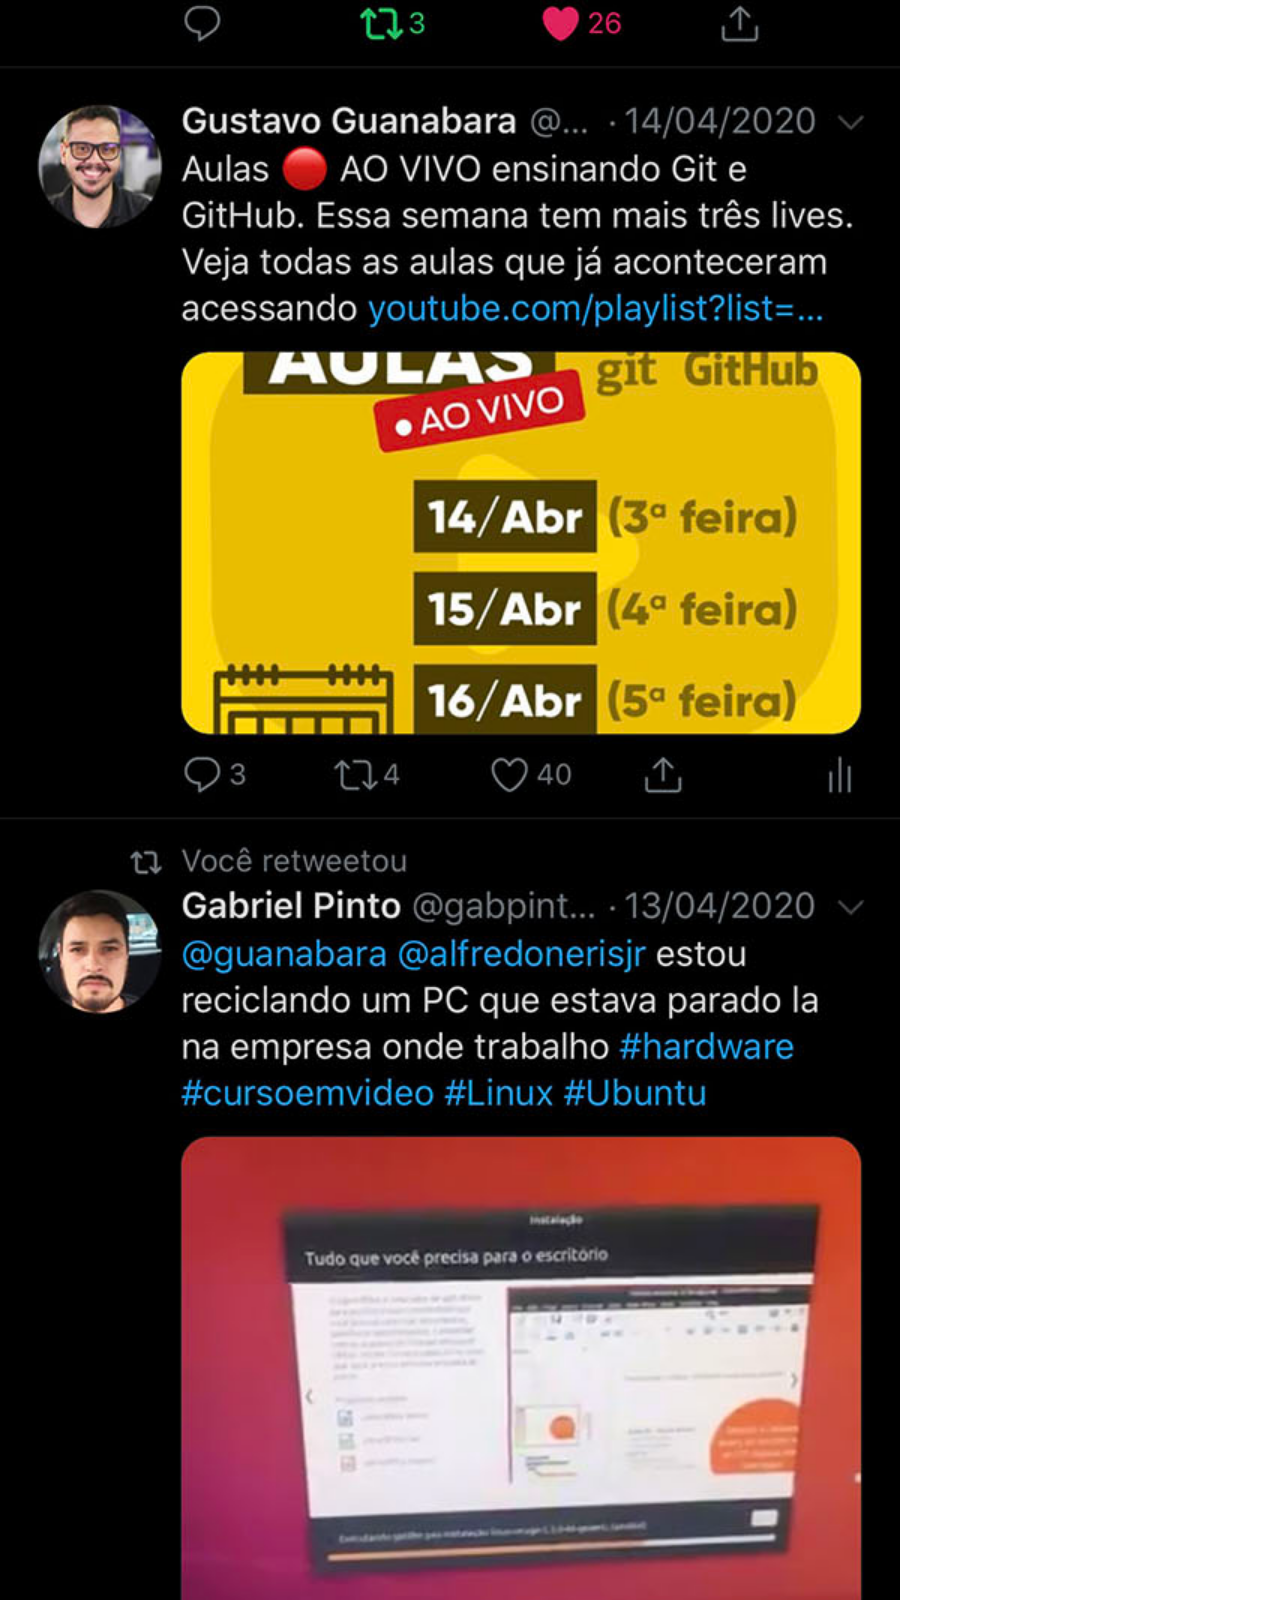
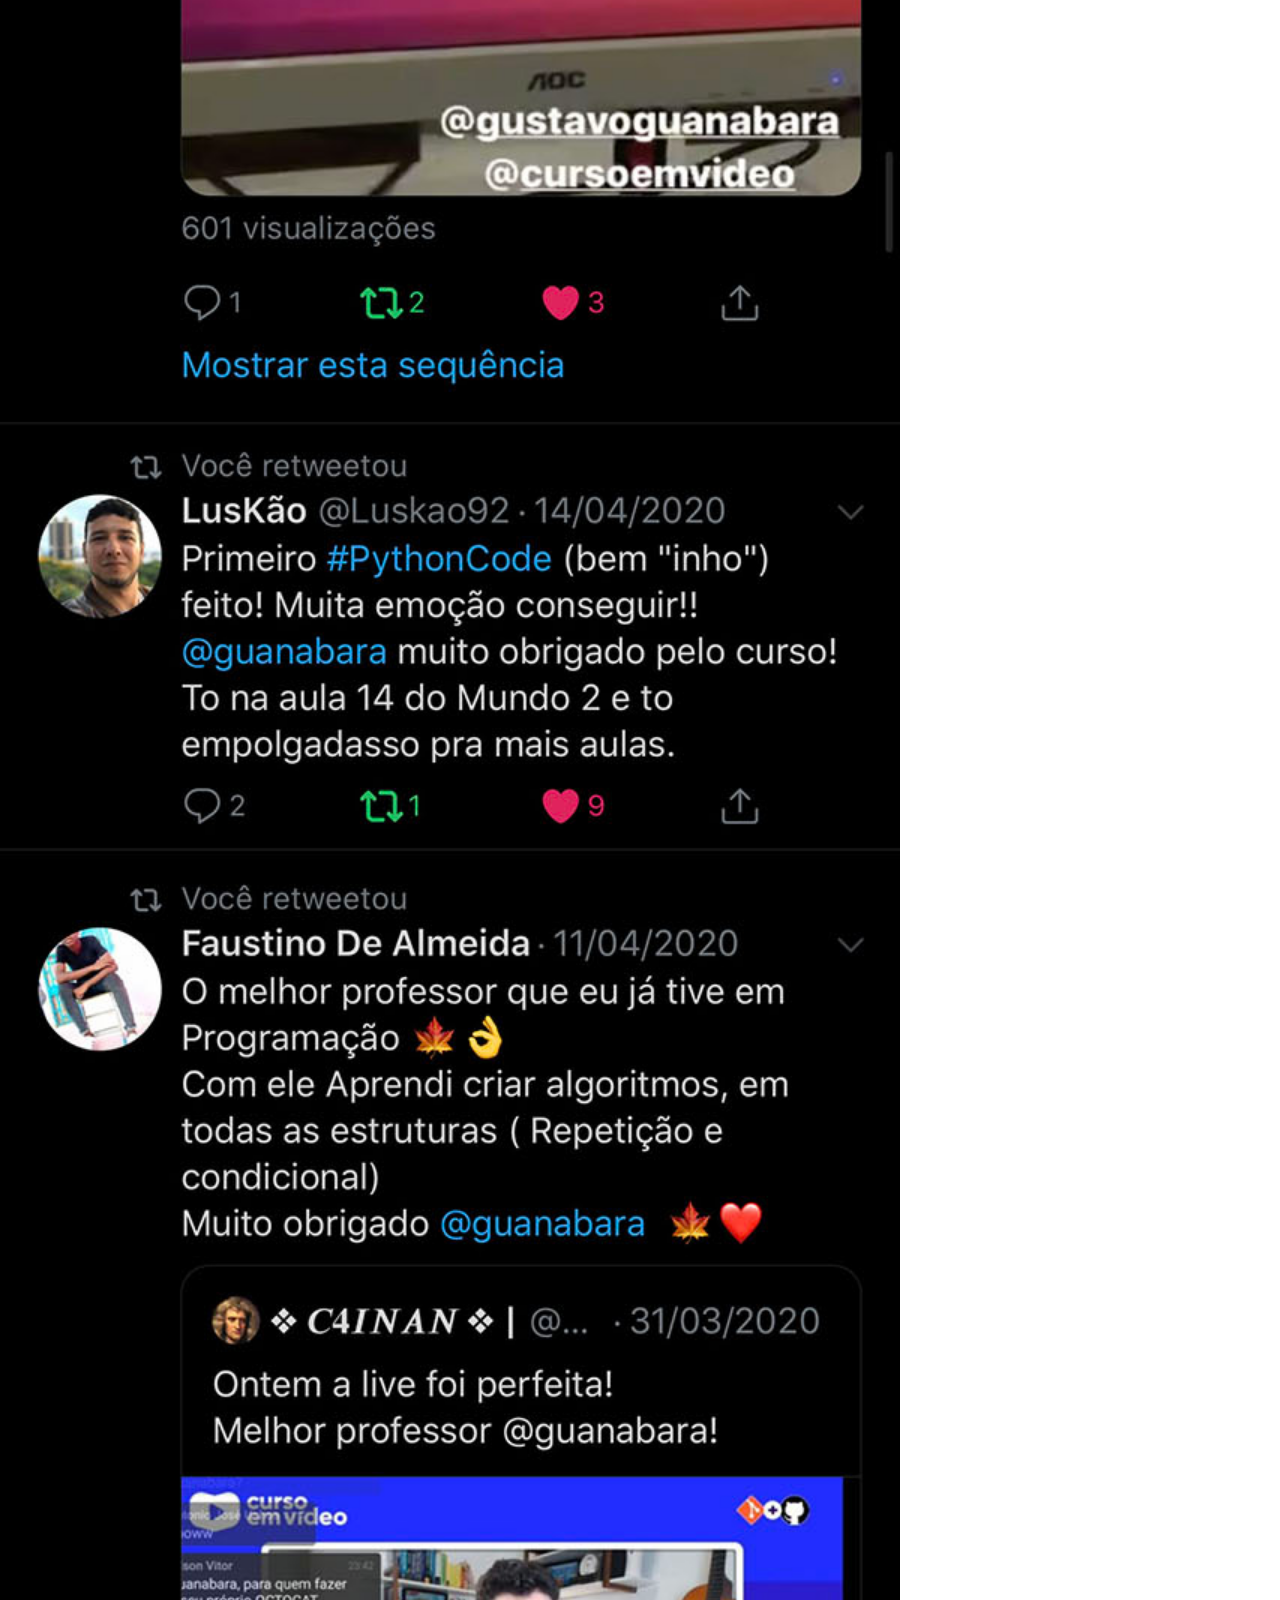
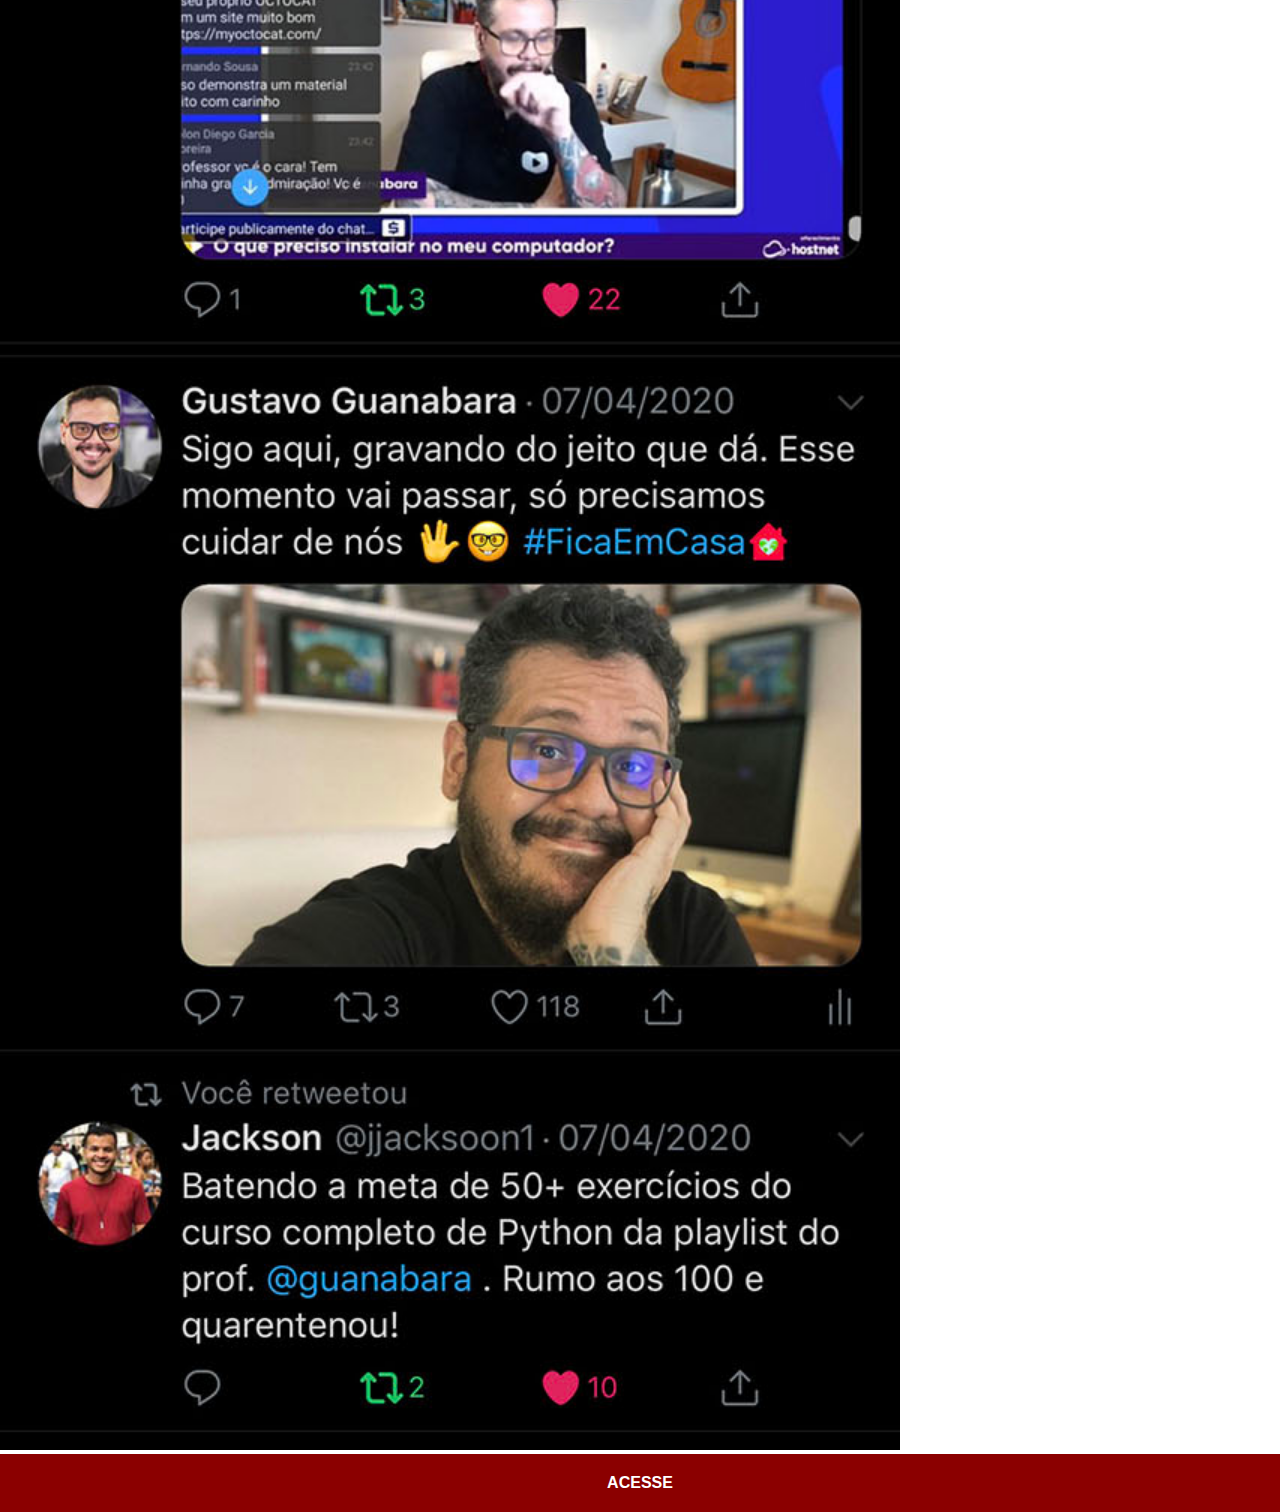
<file: twitter.html>
<!DOCTYPE html>
<html lang="pt-br">
<head>
    <meta charset="UTF-8">
    <meta name="viewport" content="width=device-width, initial-scale=1.0">
    <title>Document</title>
    <link rel="stylesheet" href="estilos/social.css">
</head>
<body>
    <img src="imagens/tela-twitter.jpg" alt="twitter">
    <a href="https://twitter.com/guanabara" target="_blank">ACESSE</a>
</body>
</html>
</file>
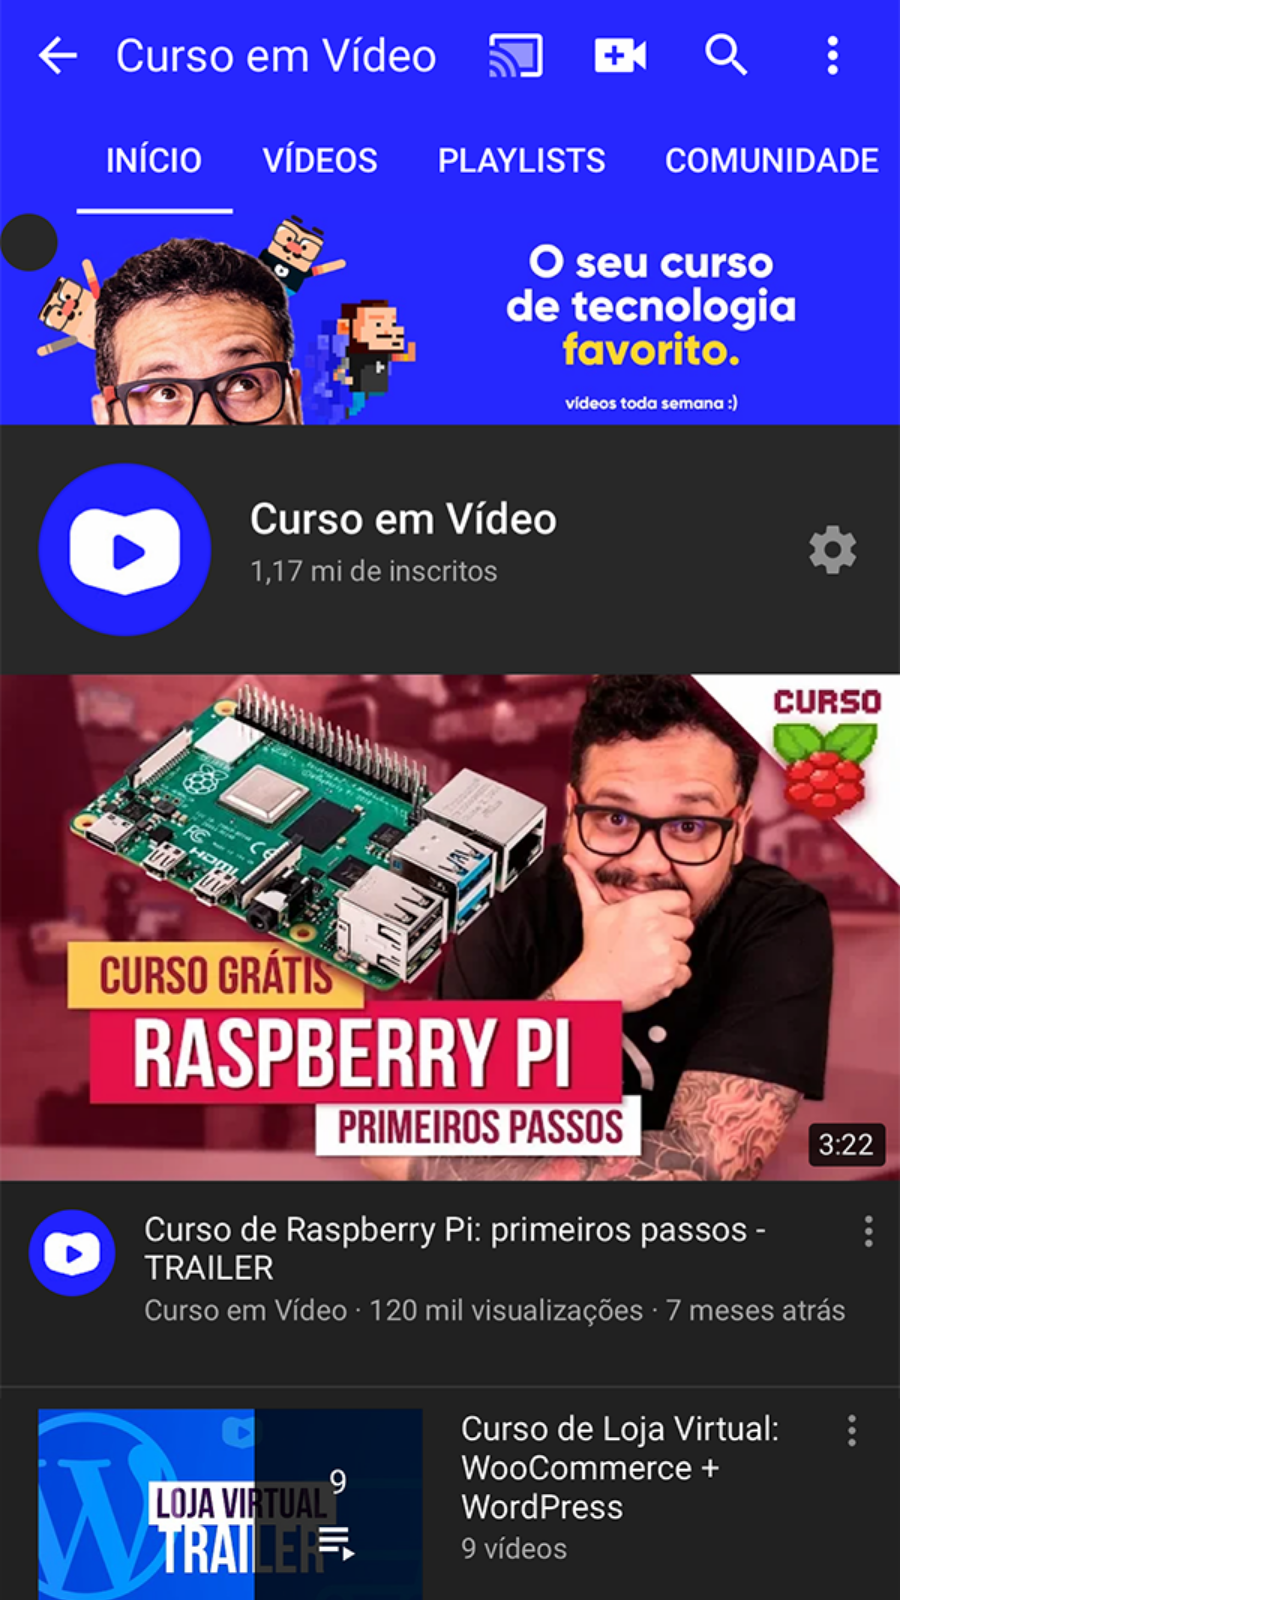
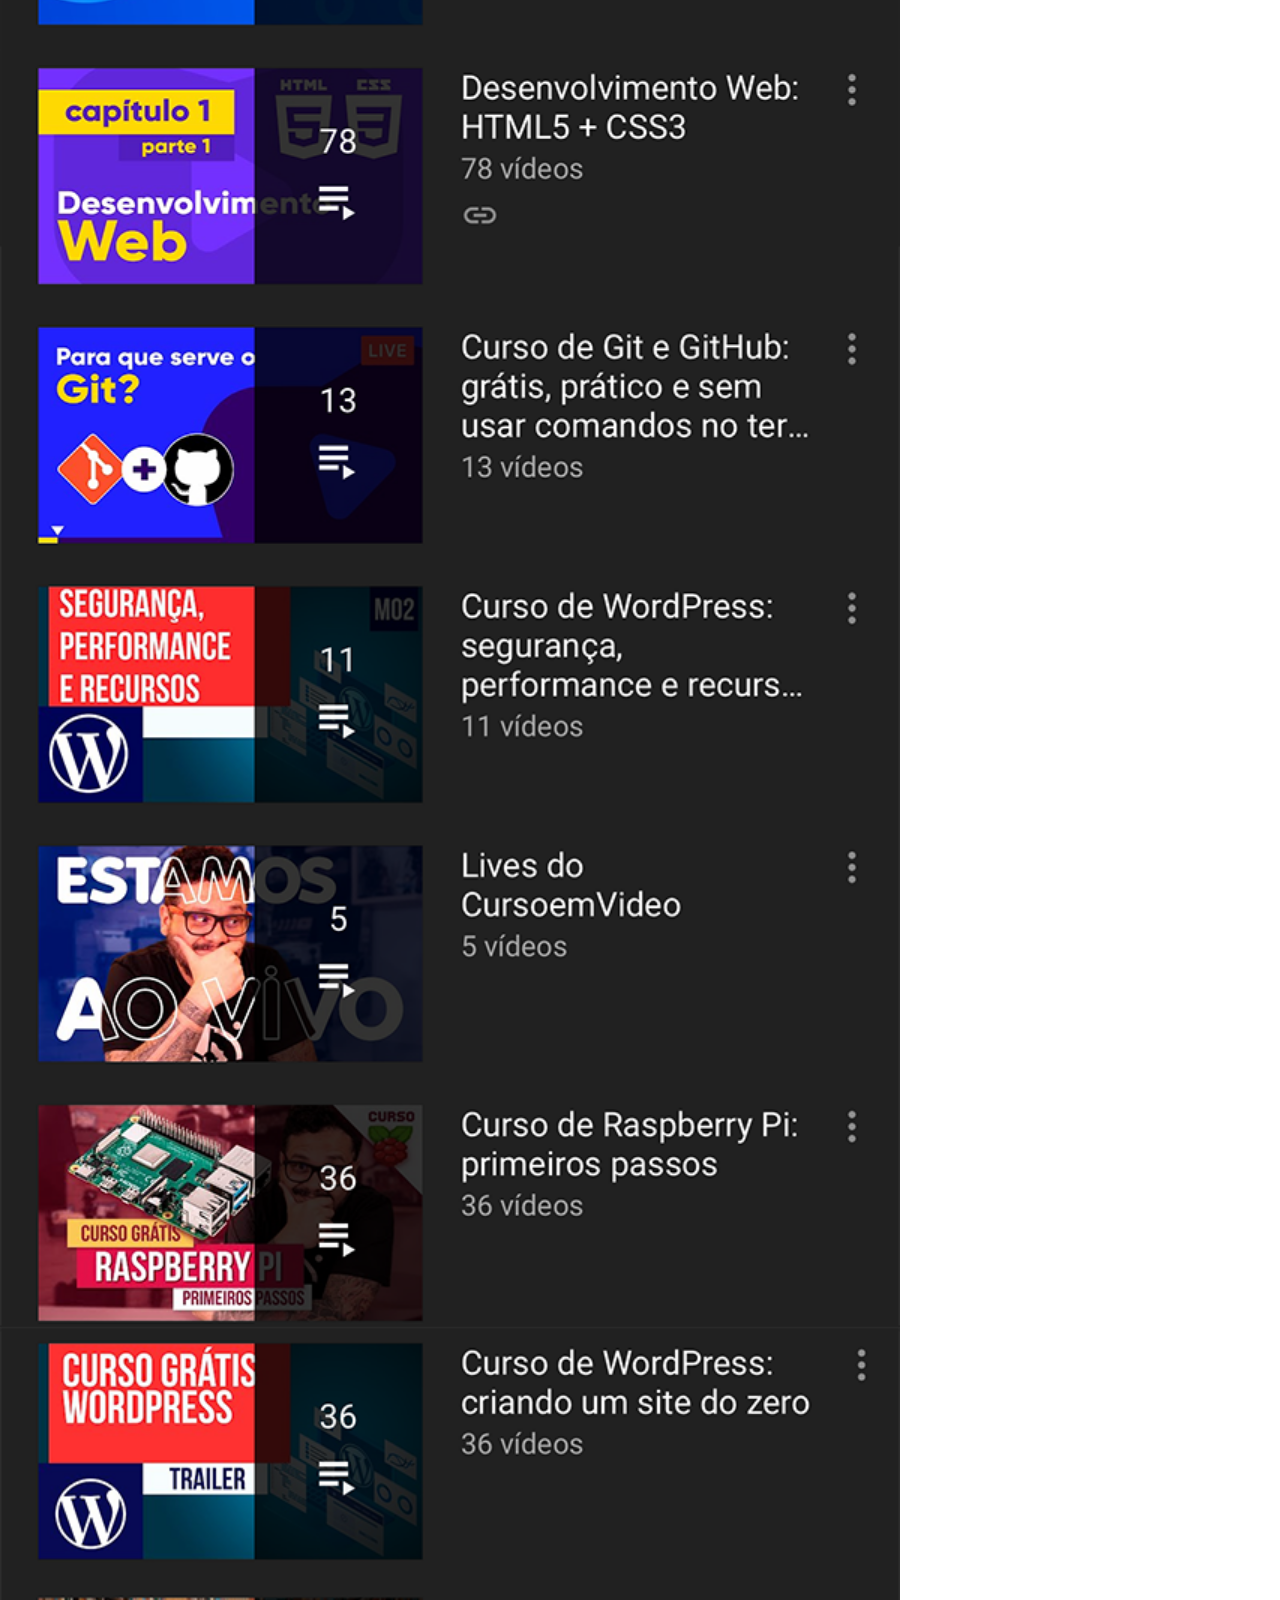
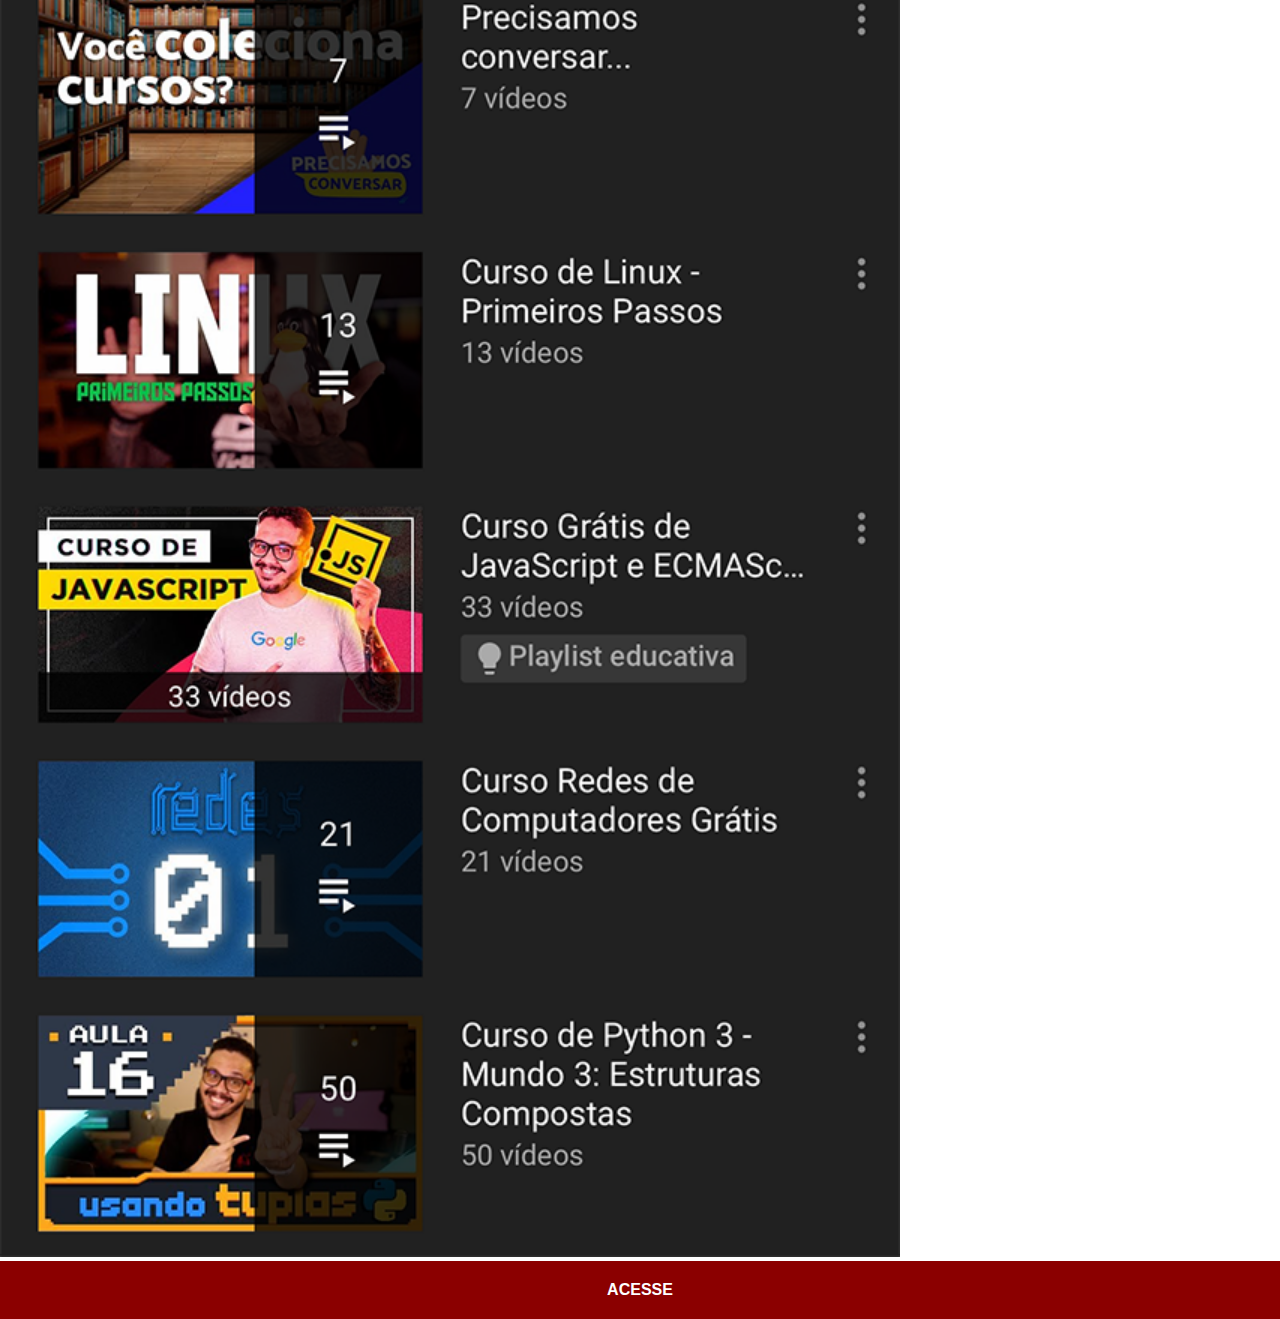
<file: youtube.html>
<!DOCTYPE html>
<html lang="pt-br">
<head>
    <meta charset="UTF-8">
    <meta name="viewport" content="width=device-width, initial-scale=1.0">
    <title>Document</title>
   <link rel="stylesheet" href="estilos/social.css">
</head>
<body>
    <img src="imagens/tela-youtube.png" alt="youtube">
    <a href="https://www.youtube.com/@CursoemVideo" target="_blank">ACESSE</a>
</body>
</html>
</file>
<file: estilos/styles.css>
@charset "utf-8" ;

*{
    margin: 0px;
    padding: 0px;
    font-family: Arial, Helvetica, sans-serif;
}
html,body{
    height:100vh;
    width:100vh;
    background-color:black ;
}
body{
    background: url('../imagens/fundo-madeira.jpg')no-repeat top center;
    background-size: cover ;
    background-attachment: fixed;
}
main{
    height:100vh ;
    position: relative;
    
}
section#telefone{
    height: 627px;
    width: 311px;
    position: absolute;
    top: 50%;
    left: 50%;
    transform: translate(-50% , -50%);
    background-color: blue;
    background: url('../imagens/frame-iphone.png')no-repeat;
 }

 iframe#tela{
    position: relative;
    top: 80px;
    left:22px ;
    width: 267px;
    height:471px ;

 }
 section#redes-sociais{
    text-align: right;
 }

 section#redes-sociais img {
    width: 50px;
    margin: 10px;
    border-radius: 50%;
    box-shadow: 2px 2px 5px rgba(0, 0, 0, 0.404);

    }


    section#redes-sociais img:hover{
        border: 2px solid white;
        transition: trasfom .3s border 1s;
    }
</file>
<file: estilos/social.css>
@charset "UTF-8";

*{
    margin: 0px;
    padding: 0px;
    font-family: Arial, Helvetica, sans-serif;
}

::-webkit-scrollbar{
    width: 0px;
    height: 0px;
}
img{
    width: 100vh;

}
a{
    display: block;
    background-color: darkred;
    color: white;
    padding: 20px;
    text-align: center;
    font-weight: bolder;
    text-decoration: none;
}
a:hover{
    background-color: red;
}
</file>
